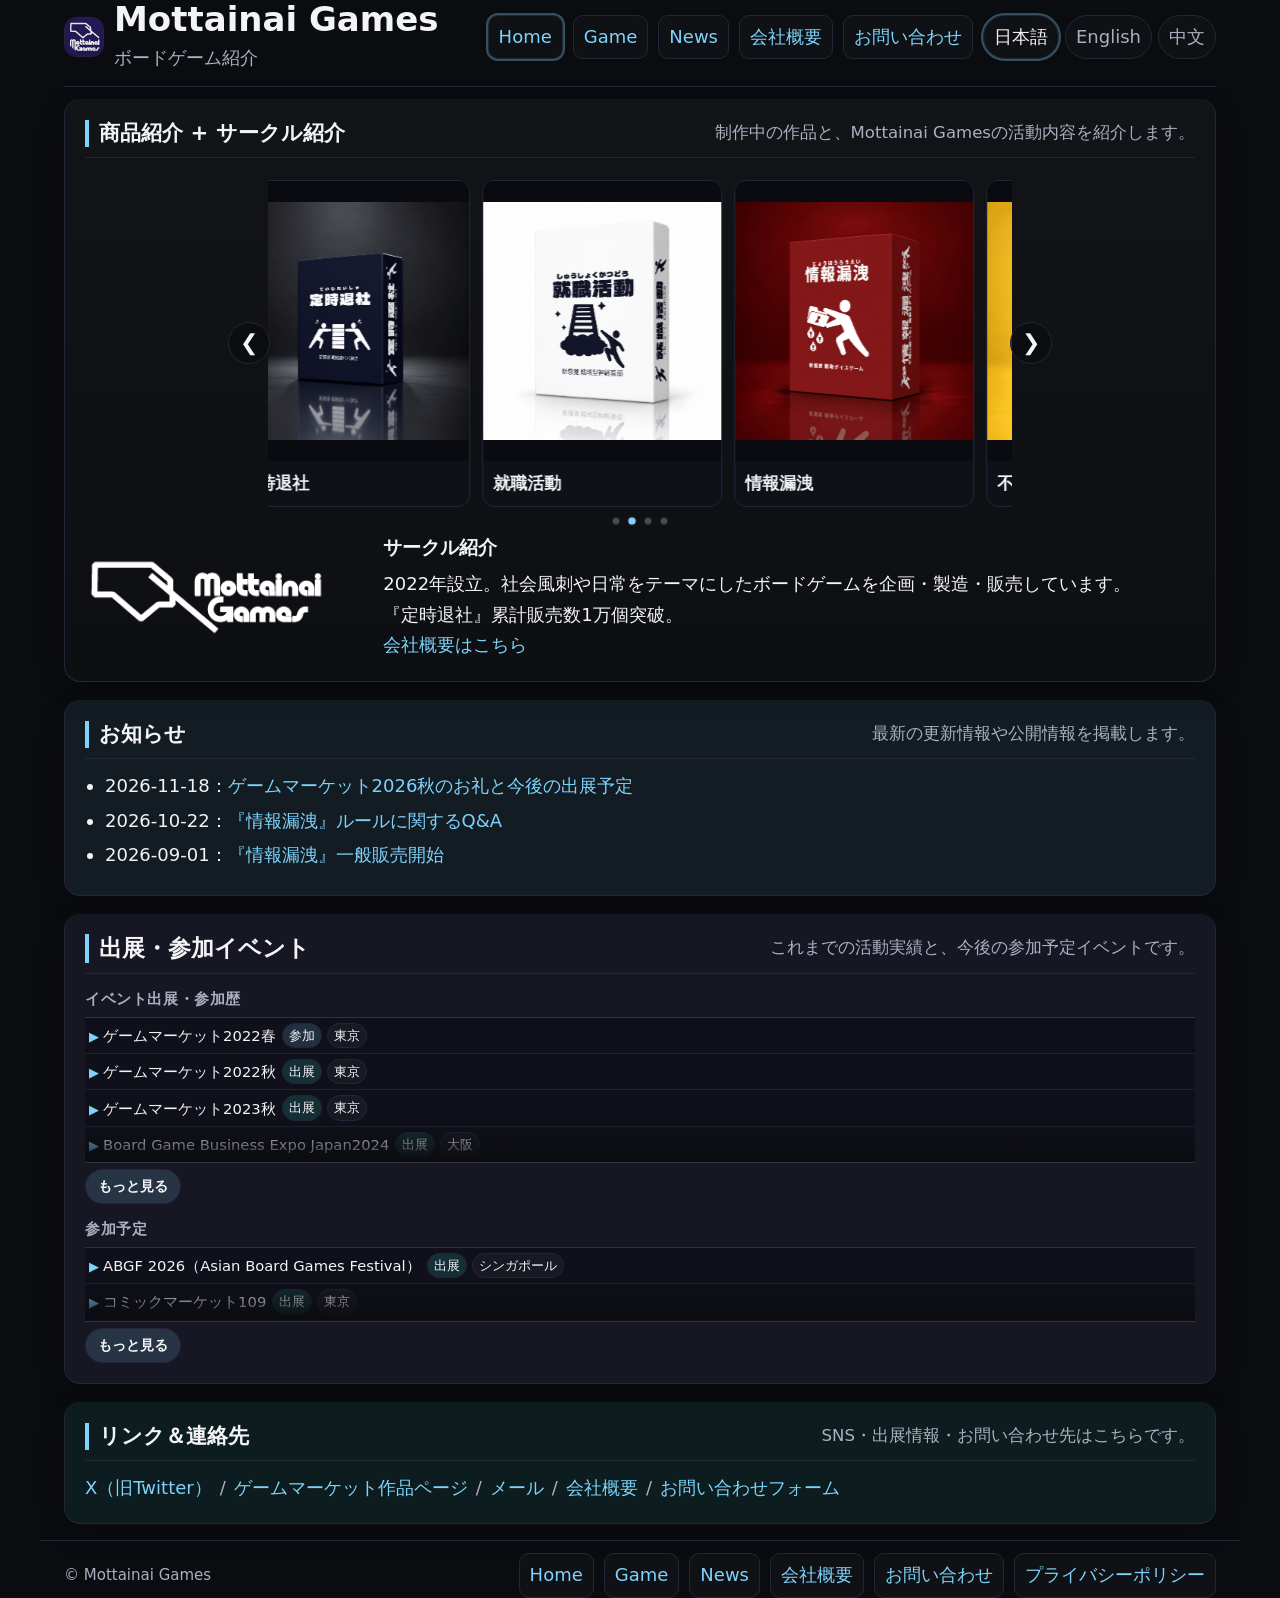
<file: index.html>
<!doctype html>
<html lang="ja">
<head>
  <meta charset="utf-8" />
  <meta name="viewport" content="width=device-width, initial-scale=1, viewport-fit=cover" />
  <link rel="stylesheet" href="assets/css/style.css?v=20260720a" />
  <link rel="stylesheet" href="assets/css/mobile.css?v=20260720a" media="only screen and (max-width: 768px)" />
  <link rel="icon" type="image/svg+xml" href="assets/images/ロゴ_260210_2.svg" />

  <title>Mottainai Games｜『定時退社』などのボードゲーム</title>
  <meta name="description" content="Mottainai Gamesは社会風刺や日常をテーマにしたボードゲームを企画・製造・販売しています。『定時退社』（累計販売数1万個突破）、『就職活動』、『情報漏洩』、『不労所得』を紹介します。" />
  <link rel="alternate" hreflang="ja" href="https://mottainaigames.com/" />
  <link rel="alternate" hreflang="en" href="https://mottainaigames.com/?lang=en" />
  <link rel="alternate" hreflang="zh-Hans" href="https://mottainaigames.com/?lang=zh" />
  <link rel="alternate" hreflang="x-default" href="https://mottainaigames.com/" />
  <meta property="og:type" content="website" />
  <meta property="og:site_name" content="Mottainai Games" />
  <meta property="og:title" content="Mottainai Games｜『定時退社』などのボードゲーム" />
  <meta property="og:description" content="Mottainai Gamesは社会風刺や日常をテーマにしたボードゲームを企画・製造・販売しています。『定時退社』（累計販売数1万個突破）、『就職活動』、『情報漏洩』、『不労所得』を紹介します。" />
  <meta property="og:url" content="https://mottainaigames.com/" />
  <meta property="og:image" content="https://mottainaigames.com/assets/images/ogp.png" />
  <meta property="og:image:width" content="1200" />
  <meta property="og:image:height" content="630" />
  <meta property="og:image:alt" content="Mottainai Gamesの社会風刺ボードゲーム『定時退社』『就職活動』『情報漏洩』『不労所得』のパッケージ" />
  <meta property="og:locale" content="ja_JP" />
  <meta property="og:locale:alternate" content="en_US" />
  <meta property="og:locale:alternate" content="zh_CN" />
  <meta name="twitter:card" content="summary_large_image" />
  <meta name="twitter:title" content="Mottainai Games｜『定時退社』などのボードゲーム" />
  <meta name="twitter:description" content="Mottainai Gamesは社会風刺や日常をテーマにしたボードゲームを企画・製造・販売しています。『定時退社』（累計販売数1万個突破）、『就職活動』、『情報漏洩』、『不労所得』を紹介します。" />
  <meta name="twitter:image" content="https://mottainaigames.com/assets/images/ogp.png" />
</head>
<body>
  <header class="siteHeader container">
    <div class="header">
      <a class="brand brandLink" href="index.html">
        <img class="logo" src="assets/images/ロゴ_260210_2.svg" data-i18n-alt="a11y.circleLogo" alt="サークルロゴ" />
        <div class="titleWrap">
          <h1 class="title" data-i18n="brand.title">Mottainai Games</h1>
          <p class="subtitle" data-i18n="brand.subtitle">ボードゲーム紹介</p>
        </div>
      </a>
      <button type="button" class="menuToggle" id="menuToggle" aria-expanded="false" aria-controls="headerPanel" data-i18n-aria-label="a11y.menuToggle" aria-label="メニュー">
        <span class="menuToggleBar" aria-hidden="true"></span>
        <span class="menuToggleBar" aria-hidden="true"></span>
        <span class="menuToggleBar" aria-hidden="true"></span>
      </button>
      <div id="headerPanel" class="headerRight">
        <nav class="nav" data-i18n-aria-label="a11y.nav" aria-label="ページ内ナビゲーション">
          <a href="index.html" aria-current="page" data-i18n="nav.home" data-keep-lang="true">Home</a>
          <a href="games.html" data-i18n="nav.game" data-keep-lang="true">Game</a>
          <a href="news.html" data-i18n="nav.news" data-keep-lang="true">News</a>
          <a href="about.html" data-i18n="nav.about" data-keep-lang="true">会社概要</a>
          <a href="contact.html" data-i18n="nav.contact" data-keep-lang="true">お問い合わせ</a>
        </nav>
        <nav class="langTabs" data-i18n-aria-label="a11y.langTabs" aria-label="言語切替">
          <a href="?lang=ja" data-lang="ja" data-i18n="lang.ja">日本語</a>
          <a href="?lang=en" data-lang="en" lang="en" data-i18n="lang.en">English</a>
          <a href="?lang=zh" data-lang="zh" lang="zh" data-i18n="lang.zh">中文</a>
        </nav>
      </div>
    </div>
  </header>

  <main class="container homeMain">
    <section id="productSection" class="homeSection section-product" data-i18n-aria-label="a11y.sectionProduct" aria-label="商品紹介とサークル紹介">
      <div class="sectionHead">
        <h2 data-i18n="product.heading">商品紹介 + サークル紹介</h2>
        <p class="sectionLead" data-i18n="product.lead">制作中の作品と、Mottainai Gamesの活動内容を紹介します。</p>
      </div>

      <section id="homeCarouselSection" class="homeCarouselSection" data-i18n-aria-label="a11y.carousel" aria-label="作品カルーセル">
        <div id="homeCarousel" class="homeCarousel">
          <button id="homeCarouselPrev" class="homeCarouselArrow" type="button" data-i18n-aria-label="a11y.carouselPrev" aria-label="前の作品">&#10094;</button>
          <div id="homeCarouselViewport" class="homeCarouselViewport">
            <div id="homeCarouselTrack" class="homeCarouselTrack"></div>
          </div>
          <button id="homeCarouselNext" class="homeCarouselArrow" type="button" data-i18n-aria-label="a11y.carouselNext" aria-label="次の作品">&#10095;</button>
        </div>
        <div id="homeCarouselDots" class="homeCarouselDots" data-i18n-aria-label="a11y.carouselDots" aria-label="表示中の作品"></div>
      </section>

      <section class="aboutHero" data-i18n-aria-label="a11y.aboutHero" aria-label="サークル紹介">
        <div class="aboutHeroMedia">
          <img class="aboutHeroLogo" src="assets/images/mottainai-logo-white.png" data-i18n-alt="a11y.heroLogo" alt="Mottainai Games ロゴ" />
        </div>
        <div class="aboutHeroText">
          <h3 data-i18n="intro.heading">サークル紹介</h3>
          <p data-i18n-html="intro.body">2022年に設立されたサークルです！<br />
          ボードゲームを製作しています！</p>
        </div>
      </section>
    </section>

    <section id="newsSection" class="homeSection section-news" data-i18n-aria-label="a11y.newsSection" aria-label="お知らせ">
      <div class="sectionHead">
        <h2 data-i18n="news.heading">お知らせ</h2>
        <p class="sectionLead" data-i18n="news.lead">最新の更新情報や公開情報を掲載します。</p>
      </div>
      <ul id="newsList" class="infoList"></ul>
    </section>

    <section id="eventsSection" class="homeSection section-events" data-i18n-aria-label="a11y.eventsSection" aria-label="出展・参加イベント">
      <div class="sectionHead">
        <h2 data-i18n="events.heading">出展・参加イベント</h2>
        <p class="sectionLead" data-i18n="events.lead">これまでの活動実績と、今後の参加予定イベントです。</p>
      </div>
      <div class="eventsBlock">
        <h3 class="eventsSubTitle" data-i18n="events.historyHeading">イベント出展・参加歴</h3>
        <ul id="eventsHistoryList" class="eventsList"></ul>
      </div>
      <div class="eventsBlock">
        <h3 class="eventsSubTitle" data-i18n="events.upcomingHeading">参加予定</h3>
        <ul id="eventsUpcomingList" class="eventsList"></ul>
      </div>
    </section>

    <section class="homeSection section-links" data-i18n-aria-label="a11y.linksSection" aria-label="リンクと連絡先">
      <div class="sectionHead">
        <h2 data-i18n="links.heading">リンク＆連絡先</h2>
        <p class="sectionLead" data-i18n="links.lead">SNS・出展情報・お問い合わせ先はこちらです。</p>
      </div>
      <p class="linkRow">
        <a href="https://x.com/MottainaiGames" target="_blank" rel="noopener noreferrer" data-i18n="links.x">X（旧Twitter）</a>
        <span class="linkSep">/</span>
        <a href="https://gamemarket.jp/booth/5921" target="_blank" rel="noopener noreferrer" data-i18n="links.gamemarket">ゲームマーケット作品ページ</a>
        <span class="linkSep">/</span>
        <a href="mailto:info@mottainaigames.com" data-i18n="links.mail">メール</a>
        <span class="linkSep">/</span>
        <a href="about.html" data-keep-lang="true" data-i18n="nav.about">会社概要</a>
        <span class="linkSep">/</span>
        <a href="contact.html" data-keep-lang="true" data-i18n="links.contact">お問い合わせフォーム</a>
      </p>
    </section>
  </main>

  <footer class="container footer">
    <div class="footerRow">
      <div class="brand">
        <small class="muted">© Mottainai Games</small>
      </div>
      <nav class="nav footerNav" data-i18n-aria-label="a11y.nav" aria-label="ページ内ナビゲーション">
        <a href="index.html" data-i18n="nav.home" data-keep-lang="true">Home</a>
        <a href="games.html" data-i18n="nav.game" data-keep-lang="true">Game</a>
        <a href="news.html" data-i18n="nav.news" data-keep-lang="true">News</a>
        <a href="about.html" data-i18n="nav.about" data-keep-lang="true">会社概要</a>
        <a href="contact.html" data-i18n="nav.contact" data-keep-lang="true">お問い合わせ</a>
        <a href="privacy.html" data-keep-lang="true" data-i18n="nav.privacy">プライバシーポリシー</a>
      </nav>
    </div>
  </footer>

  <script src="assets/js/site.js?v=20261016b"></script>
  <script>window.MG.renderHome();</script>
  <script src="assets/js/seo.js?v=20261118b" data-page="home"></script>
</body>
</html>
</file>
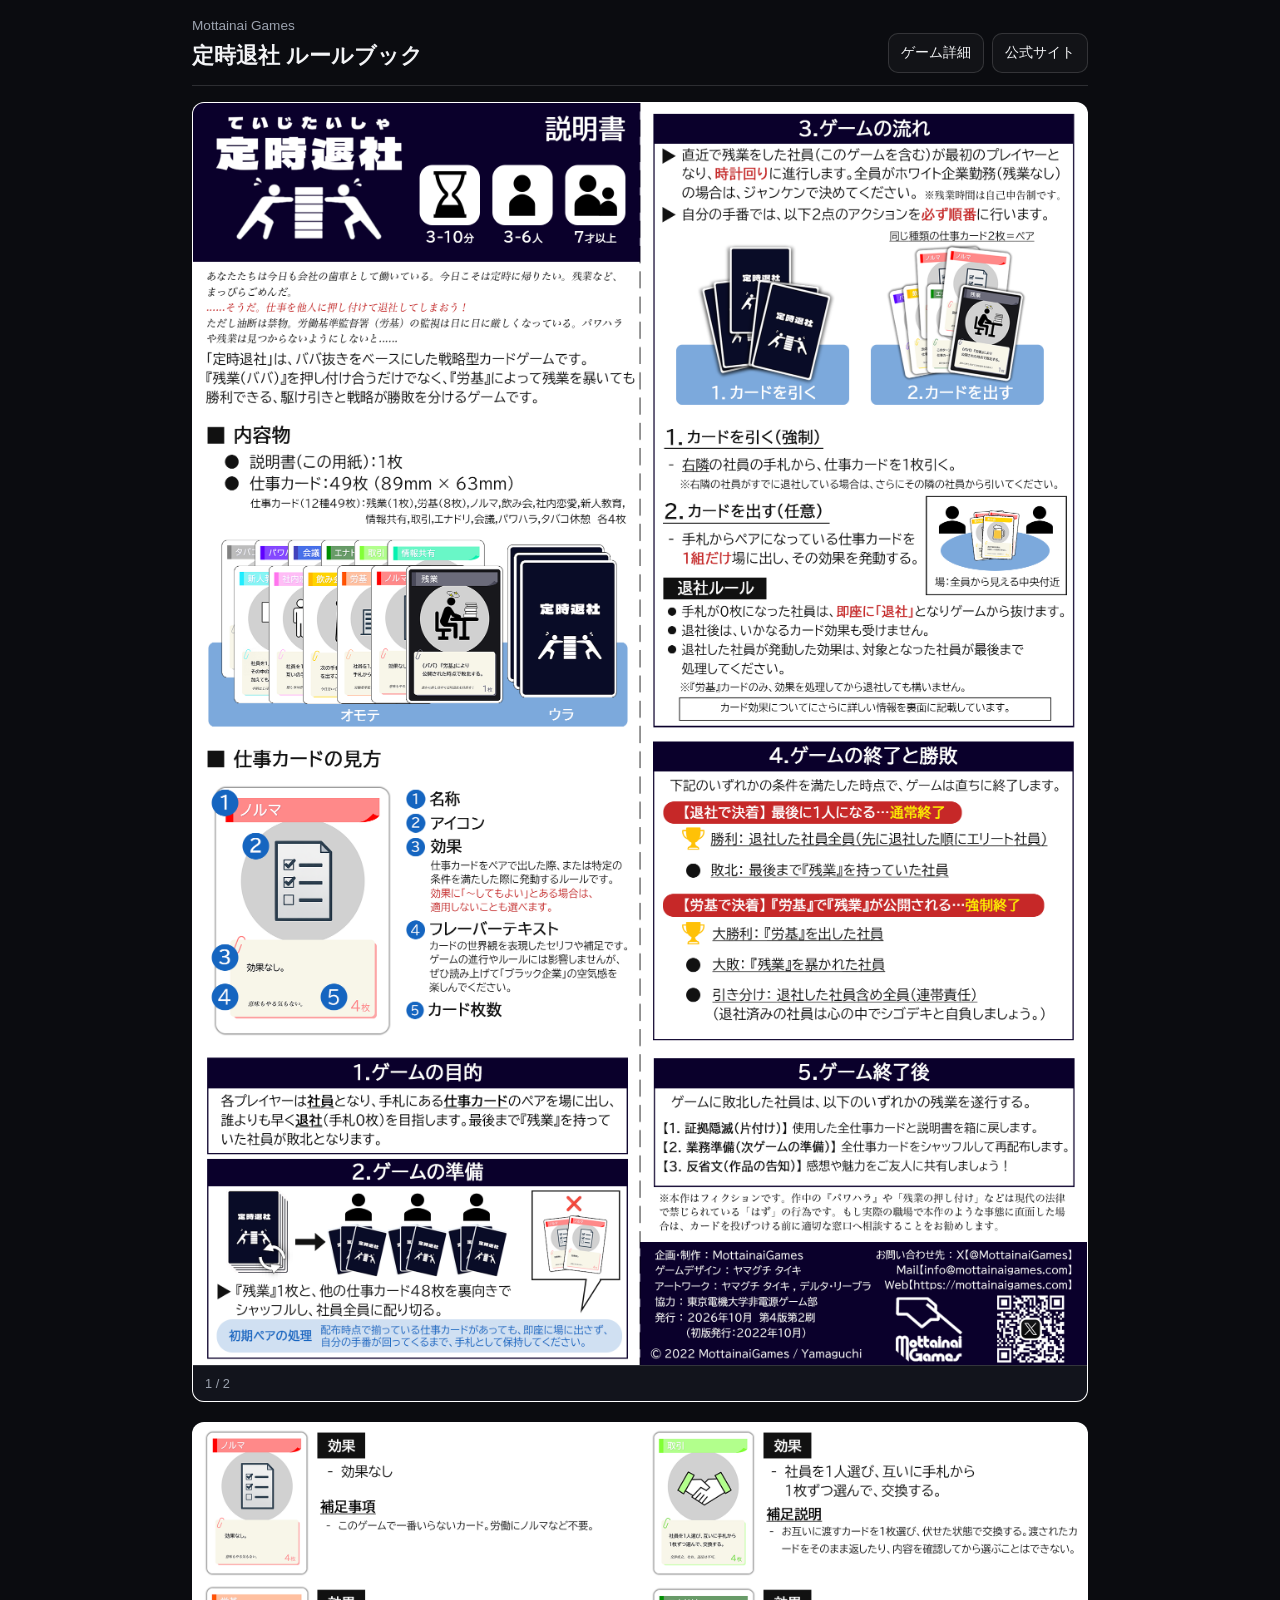
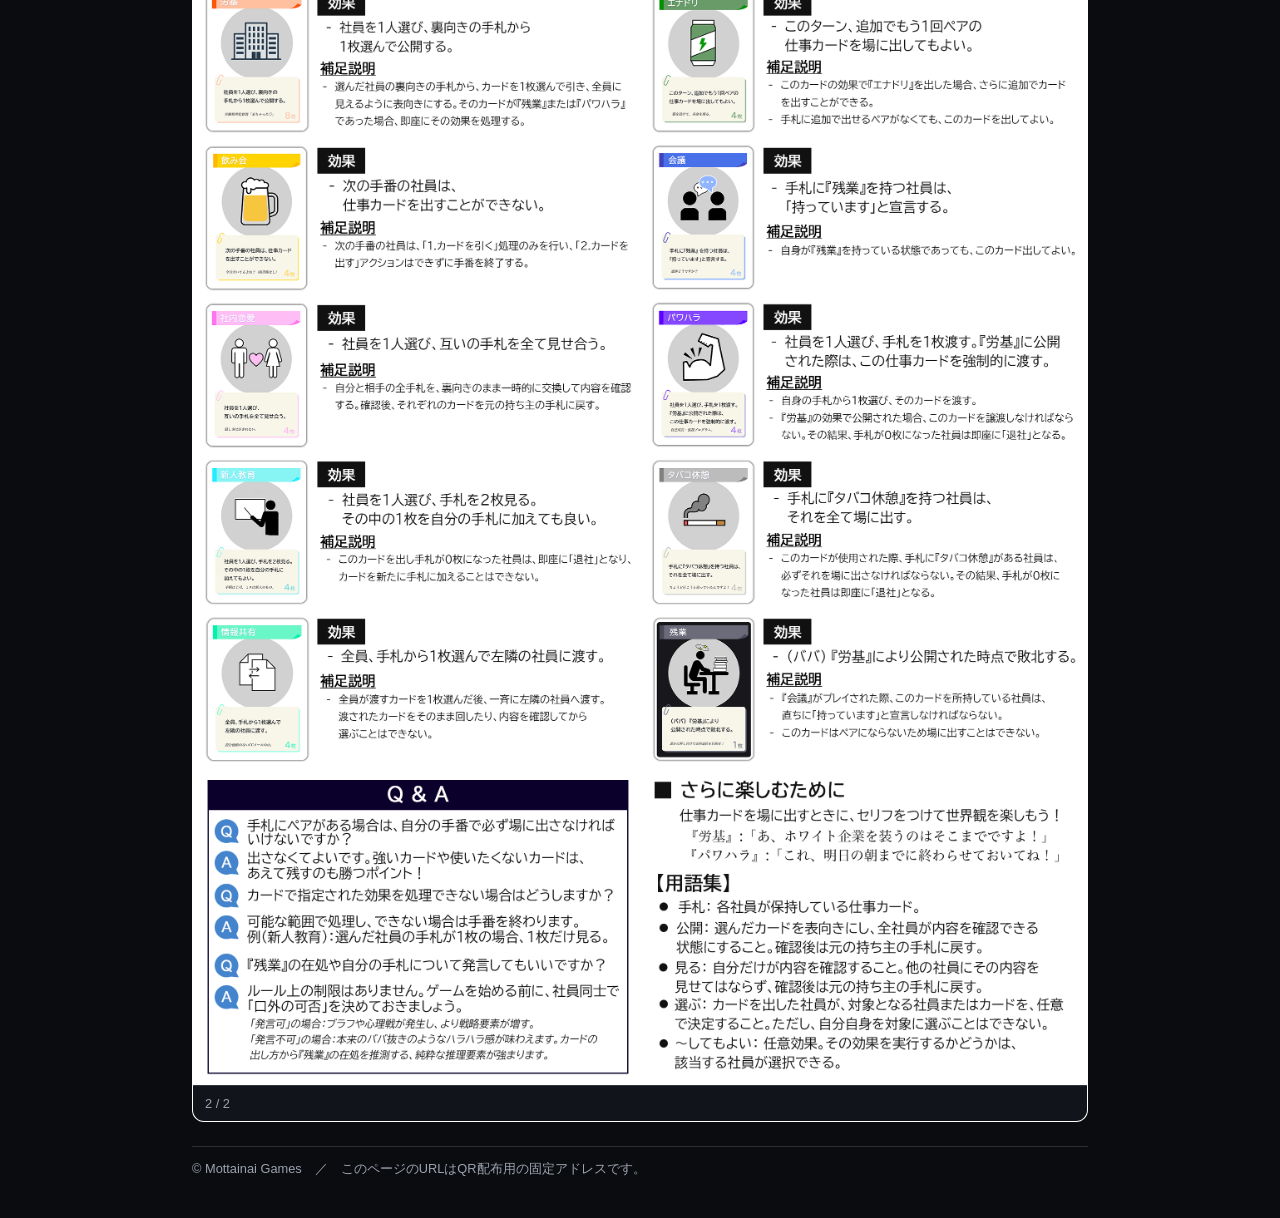
<file: r/teiji-taisha/index.html>
<!doctype html>
<html lang="ja">
<head>
  <meta charset="utf-8" />
  <meta name="viewport" content="width=device-width, initial-scale=1, viewport-fit=cover" />
  <title>定時退社 ルールブック | Mottainai Games</title>
  <meta name="description" content="ボードゲーム『定時退社』のルールブック（公式・固定URL）" />
  <meta name="robots" content="index,follow" />
  <link rel="canonical" href="https://mottainaigames.com/r/teiji-taisha/" />
  <meta property="og:type" content="article" />
  <meta property="og:site_name" content="Mottainai Games" />
  <meta property="og:title" content="定時退社 ルールブック | Mottainai Games" />
  <meta property="og:description" content="ボードゲーム『定時退社』のルールブック（公式・固定URL）" />
  <meta property="og:url" content="https://mottainaigames.com/r/teiji-taisha/" />
  <meta property="og:image" content="https://mottainaigames.com/assets/images/ogp.png" />
  <meta property="og:image:width" content="1200" />
  <meta property="og:image:height" content="630" />
  <meta property="og:image:alt" content="Mottainai Gamesの社会風刺ボードゲーム『定時退社』『就職活動』『情報漏洩』『不労所得』のパッケージ" />
  <meta property="og:locale" content="ja_JP" />
  <meta name="twitter:card" content="summary_large_image" />
  <meta name="twitter:image" content="https://mottainaigames.com/assets/images/ogp.png" />
  <!--
    固定公開URL（QR用・変更しない）:
    https://mottainaigames.com/r/teiji-taisha/
  -->
  <link rel="icon" type="image/svg+xml" href="../../assets/images/ロゴ_260210_2.svg" />
  <style>
    :root {
      color-scheme: light;
      --bg: #0b0c10;
      --text: #f3f4f6;
      --muted: #9ca3af;
      --line: rgba(255,255,255,0.14);
      --card: #12141c;
      --accent: #7dd3fc;
    }
    * { box-sizing: border-box; }
    body {
      margin: 0;
      font-family: "Hiragino Sans", "Hiragino Kaku Gothic ProN", "Noto Sans JP", sans-serif;
      background: var(--bg);
      color: var(--text);
      line-height: 1.5;
    }
    .wrap {
      max-width: 920px;
      margin: 0 auto;
      padding: 16px 12px 40px;
    }
    header {
      display: flex;
      flex-wrap: wrap;
      align-items: flex-end;
      justify-content: space-between;
      gap: 12px;
      padding-bottom: 12px;
      margin-bottom: 16px;
      border-bottom: 1px solid var(--line);
    }
    .brand {
      margin: 0;
      font-size: 0.85rem;
      color: var(--muted);
    }
    h1 {
      margin: 4px 0 0;
      font-size: 1.35rem;
    }
    .links {
      display: flex;
      flex-wrap: wrap;
      gap: 8px;
    }
    .links a {
      display: inline-block;
      padding: 8px 12px;
      border: 1px solid var(--line);
      border-radius: 10px;
      color: var(--text);
      text-decoration: none;
      background: rgba(255,255,255,0.03);
      font-size: 0.9rem;
    }
    .links a:hover {
      background: rgba(125,211,252,0.1);
      border-color: var(--accent);
    }
    .pages {
      display: flex;
      flex-direction: column;
      gap: 20px;
    }
    figure {
      margin: 0;
      border: 1px solid var(--line);
      border-radius: 12px;
      overflow: hidden;
      background: #fff;
    }
    figure img {
      display: block;
      width: 100%;
      height: auto;
    }
    figcaption {
      padding: 8px 12px;
      font-size: 0.8rem;
      color: var(--muted);
      background: var(--card);
      border-top: 1px solid var(--line);
    }
    footer {
      margin-top: 24px;
      padding-top: 12px;
      border-top: 1px solid var(--line);
      font-size: 0.8rem;
      color: var(--muted);
    }
  </style>
</head>
<body>
  <div class="wrap">
    <header>
      <div>
        <p class="brand">Mottainai Games</p>
        <h1>定時退社 ルールブック</h1>
      </div>
      <nav class="links" aria-label="関連リンク">
        <a href="../../game.html?id=game-1">ゲーム詳細</a>
        <a href="../../index.html">公式サイト</a>
      </nav>
    </header>

    <main class="pages" aria-label="ルールブック画像">
      <figure>
        <img src="1.png" alt="定時退社 ルールブック 1ページ目" width="2150" height="3035" />
        <figcaption>1 / 2</figcaption>
      </figure>
      <figure>
        <img src="2.png" alt="定時退社 ルールブック 2ページ目" width="2150" height="3035" />
        <figcaption>2 / 2</figcaption>
      </figure>
    </main>

    <footer>
      © Mottainai Games　／　このページのURLはQR配布用の固定アドレスです。
    </footer>
  </div>
</body>
</html>
</file>
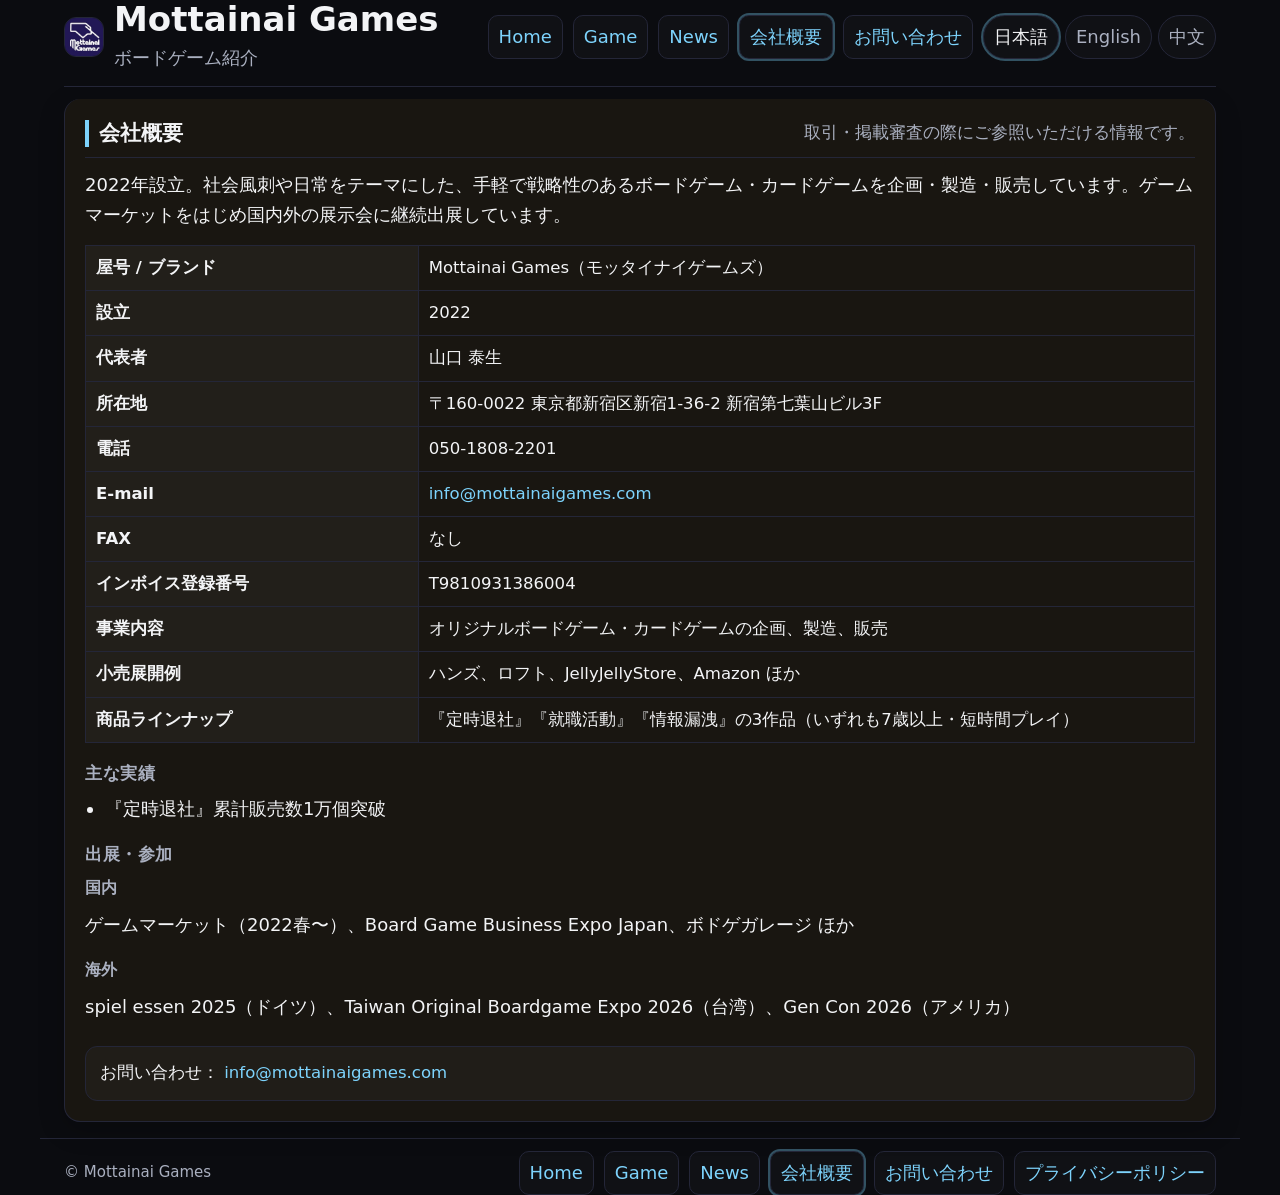
<file: about.html>
<!doctype html>
<html lang="ja">
<head>
  <meta charset="utf-8" />
  <meta name="viewport" content="width=device-width, initial-scale=1, viewport-fit=cover" />
  <link rel="stylesheet" href="assets/css/style.css?v=20261016b" />
  <link rel="stylesheet" href="assets/css/mobile.css?v=20261016b" media="only screen and (max-width: 768px)" />
  <link rel="icon" type="image/svg+xml" href="assets/images/ロゴ_260210_2.svg" />

  <title>会社概要｜Mottainai Games</title>
  <meta name="description" content="Mottainai Gamesの会社概要。事業内容・主な実績・販売チャネルなど、お取引先・取材向けの情報をまとめています。" />
  <link rel="alternate" hreflang="ja" href="https://mottainaigames.com/about" />
  <link rel="alternate" hreflang="en" href="https://mottainaigames.com/about?lang=en" />
  <link rel="alternate" hreflang="zh-Hans" href="https://mottainaigames.com/about?lang=zh" />
  <link rel="alternate" hreflang="x-default" href="https://mottainaigames.com/about" />
  <meta property="og:type" content="website" />
  <meta property="og:site_name" content="Mottainai Games" />
  <meta property="og:title" content="会社概要｜Mottainai Games" />
  <meta property="og:description" content="Mottainai Gamesの会社概要。事業内容・主な実績・販売チャネルなど、お取引先・取材向けの情報をまとめています。" />
  <meta property="og:url" content="https://mottainaigames.com/about" />
  <meta property="og:image" content="https://mottainaigames.com/assets/images/ogp.png" />
  <meta property="og:image:width" content="1200" />
  <meta property="og:image:height" content="630" />
  <meta property="og:image:alt" content="Mottainai Gamesの社会風刺ボードゲーム『定時退社』『就職活動』『情報漏洩』『不労所得』のパッケージ" />
  <meta property="og:locale" content="ja_JP" />
  <meta property="og:locale:alternate" content="en_US" />
  <meta property="og:locale:alternate" content="zh_CN" />
  <meta name="twitter:card" content="summary_large_image" />
  <meta name="twitter:title" content="会社概要｜Mottainai Games" />
  <meta name="twitter:description" content="Mottainai Gamesの会社概要。事業内容・主な実績・販売チャネルなど、お取引先・取材向けの情報をまとめています。" />
  <meta name="twitter:image" content="https://mottainaigames.com/assets/images/ogp.png" />
</head>
<body>
  <header class="siteHeader container">
    <div class="header">
      <a class="brand brandLink" href="index.html">
        <img class="logo" src="assets/images/ロゴ_260210_2.svg" data-i18n-alt="a11y.circleLogo" alt="サークルロゴ" />
        <div class="titleWrap">
          <h1 class="title" data-i18n="brand.title">Mottainai Games</h1>
          <p class="subtitle" data-i18n="brand.subtitle">ボードゲーム紹介</p>
        </div>
      </a>
      <button type="button" class="menuToggle" id="menuToggle" aria-expanded="false" aria-controls="headerPanel" data-i18n-aria-label="a11y.menuToggle" aria-label="メニュー">
        <span class="menuToggleBar" aria-hidden="true"></span>
        <span class="menuToggleBar" aria-hidden="true"></span>
        <span class="menuToggleBar" aria-hidden="true"></span>
      </button>
      <div id="headerPanel" class="headerRight">
        <nav class="nav" data-i18n-aria-label="a11y.nav" aria-label="ページ内ナビゲーション">
          <a href="index.html" data-keep-lang="true" data-i18n="nav.home">Home</a>
          <a href="games.html" data-keep-lang="true" data-i18n="nav.game">Game</a>
          <a href="news.html" data-keep-lang="true" data-i18n="nav.news">News</a>
          <a href="about.html" aria-current="page" data-keep-lang="true" data-i18n="nav.about">会社概要</a>
          <a href="contact.html" data-keep-lang="true" data-i18n="nav.contact">お問い合わせ</a>
        </nav>
        <nav class="langTabs" data-i18n-aria-label="a11y.langTabs" aria-label="言語切替">
          <a href="?lang=ja" data-lang="ja" data-i18n="lang.ja">日本語</a>
          <a href="?lang=en" data-lang="en" lang="en" data-i18n="lang.en">English</a>
          <a href="?lang=zh" data-lang="zh" lang="zh" data-i18n="lang.zh">中文</a>
        </nav>
      </div>
    </div>
  </header>

  <main class="container homeMain">
    <section class="homeSection section-about" data-i18n-aria-label="a11y.aboutPage" aria-label="会社概要">
      <div class="sectionHead">
        <h2 data-i18n="about.heading">会社概要</h2>
        <p class="sectionLead" data-i18n="about.lead">取引・掲載審査の際にご参照いただける情報です。</p>
      </div>

      <p id="aboutDescription" class="aboutDescription"></p>

      <div class="companyTableWrap">
        <table id="companyTable" class="companyTable"></table>
      </div>

      <h3 class="aboutSubTitle" data-i18n="about.achievementsHeading">主な実績</h3>
      <ul id="aboutAchievements" class="infoList"></ul>

      <h3 class="aboutSubTitle" data-i18n="about.eventsHeading">出展・参加</h3>
      <dl id="aboutEvents" class="aboutEventsList"></dl>

      <p class="aboutBizNote">
        <span data-i18n="about.bizNote">お問い合わせ：</span>
        <a id="aboutContactEmail" href="mailto:info@mottainaigames.com">info@mottainaigames.com</a>
      </p>
    </section>
  </main>

  <footer class="container footer">
    <div class="footerRow">
      <div class="brand">
        <small class="muted">© Mottainai Games</small>
      </div>
      <nav class="nav footerNav" data-i18n-aria-label="a11y.nav" aria-label="ページ内ナビゲーション">
        <a href="index.html" data-keep-lang="true" data-i18n="nav.home">Home</a>
        <a href="games.html" data-keep-lang="true" data-i18n="nav.game">Game</a>
        <a href="news.html" data-keep-lang="true" data-i18n="nav.news">News</a>
        <a href="about.html" aria-current="page" data-keep-lang="true" data-i18n="nav.about">会社概要</a>
        <a href="contact.html" data-keep-lang="true" data-i18n="nav.contact">お問い合わせ</a>
        <a href="privacy.html" data-keep-lang="true" data-i18n="nav.privacy">プライバシーポリシー</a>
      </nav>
    </div>
  </footer>

  <script src="assets/js/site.js?v=20261016b"></script>
  <script>window.MG.renderAboutPage();</script>
  <script src="assets/js/seo.js?v=20261118b" data-page="about"></script>
</body>
</html>
</file>
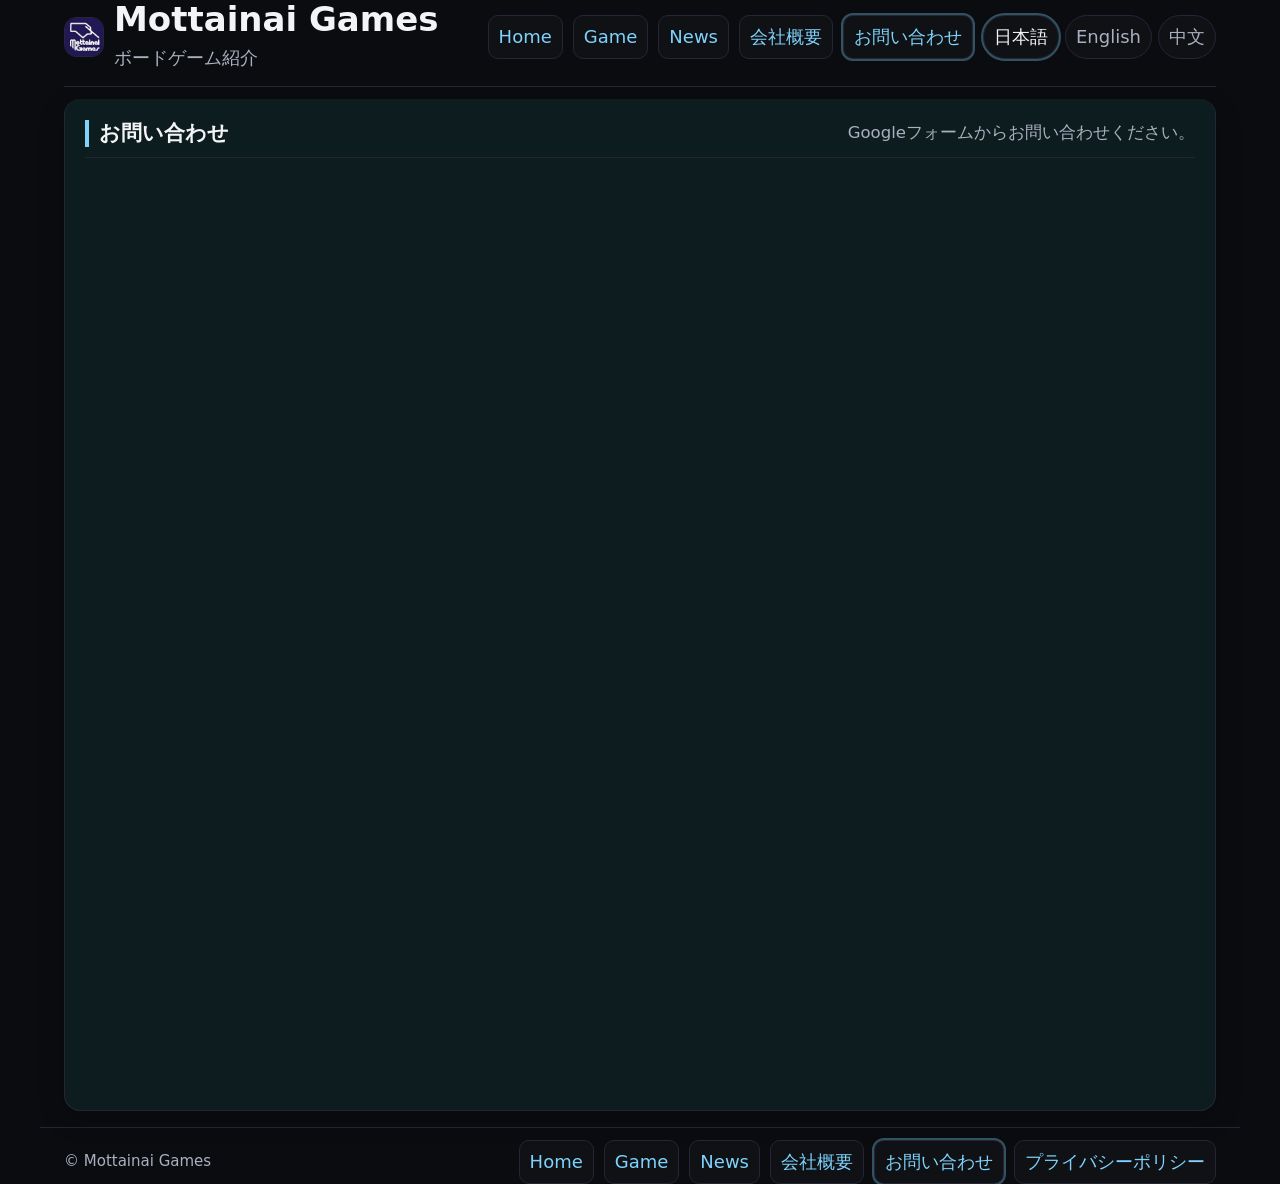
<file: contact.html>
<!doctype html>
<html lang="ja">
<head>
  <meta charset="utf-8" />
  <meta name="viewport" content="width=device-width, initial-scale=1, viewport-fit=cover" />
  <link rel="stylesheet" href="assets/css/style.css?v=20260720a" />
  <link rel="stylesheet" href="assets/css/mobile.css?v=20260720a" media="only screen and (max-width: 768px)" />
  <link rel="icon" type="image/svg+xml" href="assets/images/ロゴ_260210_2.svg" />

  <title>お問い合わせ｜Mottainai Games</title>
  <meta name="description" content="Mottainai Gamesへのお問い合わせはこちら。商品についてのご質問や、お取引・取材のご相談をフォームから受け付けています。" />
  <link rel="alternate" hreflang="ja" href="https://mottainaigames.com/contact" />
  <link rel="alternate" hreflang="en" href="https://mottainaigames.com/contact?lang=en" />
  <link rel="alternate" hreflang="zh-Hans" href="https://mottainaigames.com/contact?lang=zh" />
  <link rel="alternate" hreflang="x-default" href="https://mottainaigames.com/contact" />
  <meta property="og:type" content="website" />
  <meta property="og:site_name" content="Mottainai Games" />
  <meta property="og:title" content="お問い合わせ｜Mottainai Games" />
  <meta property="og:description" content="Mottainai Gamesへのお問い合わせはこちら。商品についてのご質問や、お取引・取材のご相談をフォームから受け付けています。" />
  <meta property="og:url" content="https://mottainaigames.com/contact" />
  <meta property="og:image" content="https://mottainaigames.com/assets/images/ogp.png" />
  <meta property="og:image:width" content="1200" />
  <meta property="og:image:height" content="630" />
  <meta property="og:image:alt" content="Mottainai Gamesの社会風刺ボードゲーム『定時退社』『就職活動』『情報漏洩』『不労所得』のパッケージ" />
  <meta property="og:locale" content="ja_JP" />
  <meta property="og:locale:alternate" content="en_US" />
  <meta property="og:locale:alternate" content="zh_CN" />
  <meta name="twitter:card" content="summary_large_image" />
  <meta name="twitter:title" content="お問い合わせ｜Mottainai Games" />
  <meta name="twitter:description" content="Mottainai Gamesへのお問い合わせはこちら。商品についてのご質問や、お取引・取材のご相談をフォームから受け付けています。" />
  <meta name="twitter:image" content="https://mottainaigames.com/assets/images/ogp.png" />
</head>
<body>
  <header class="siteHeader container">
    <div class="header">
      <a class="brand brandLink" href="index.html">
        <img class="logo" src="assets/images/ロゴ_260210_2.svg" data-i18n-alt="a11y.circleLogo" alt="サークルロゴ" />
        <div class="titleWrap">
          <h1 class="title" data-i18n="brand.title">Mottainai Games</h1>
          <p class="subtitle" data-i18n="brand.subtitle">ボードゲーム紹介</p>
        </div>
      </a>
      <button type="button" class="menuToggle" id="menuToggle" aria-expanded="false" aria-controls="headerPanel" data-i18n-aria-label="a11y.menuToggle" aria-label="メニュー">
        <span class="menuToggleBar" aria-hidden="true"></span>
        <span class="menuToggleBar" aria-hidden="true"></span>
        <span class="menuToggleBar" aria-hidden="true"></span>
      </button>
      <div id="headerPanel" class="headerRight">
        <nav class="nav" data-i18n-aria-label="a11y.nav" aria-label="ページ内ナビゲーション">
          <a href="index.html" data-keep-lang="true" data-i18n="nav.home">Home</a>
          <a href="games.html" data-keep-lang="true" data-i18n="nav.game">Game</a>
          <a href="news.html" data-keep-lang="true" data-i18n="nav.news">News</a>
          <a href="about.html" data-keep-lang="true" data-i18n="nav.about">会社概要</a>
          <a href="contact.html" aria-current="page" data-keep-lang="true" data-i18n="nav.contact">お問い合わせ</a>
        </nav>
        <nav class="langTabs" data-i18n-aria-label="a11y.langTabs" aria-label="言語切替">
          <a href="?lang=ja" data-lang="ja" data-i18n="lang.ja">日本語</a>
          <a href="?lang=en" data-lang="en" lang="en" data-i18n="lang.en">English</a>
          <a href="?lang=zh" data-lang="zh" lang="zh" data-i18n="lang.zh">中文</a>
        </nav>
      </div>
    </div>
  </header>

  <main class="container homeMain">
    <section class="homeSection section-links" aria-label="お問い合わせ">
      <div class="sectionHead">
        <h2 data-i18n="contact.heading">お問い合わせ</h2>
        <p class="sectionLead" data-i18n="contact.lead">Googleフォームからお問い合わせください。</p>
      </div>

      <!-- 運用: Googleフォーム → 送信 → <> → iframe の src をコピーし、assets/js/site.js の CONTACT_FORM_EMBED_URL に貼る -->
      <p id="contactEmbedMissing" class="muted small contactHint" data-i18n="contact.embedMissing">お問い合わせフォームの表示設定が未完了です。</p>

      <div class="googleFormWrap card">
        <iframe
          id="googleFormFrame"
          class="googleFormEmbed"
          hidden
          title="お問い合わせフォーム"
          data-i18n-title="contact.iframeTitle"
          loading="lazy"
          referrerpolicy="no-referrer-when-downgrade"
        ></iframe>
      </div>
    </section>
  </main>

  <footer class="container footer">
    <div class="footerRow">
      <div class="brand">
        <small class="muted">© Mottainai Games</small>
      </div>
      <nav class="nav footerNav" data-i18n-aria-label="a11y.nav" aria-label="ページ内ナビゲーション">
        <a href="index.html" data-keep-lang="true" data-i18n="nav.home">Home</a>
        <a href="games.html" data-keep-lang="true" data-i18n="nav.game">Game</a>
        <a href="news.html" data-keep-lang="true" data-i18n="nav.news">News</a>
        <a href="about.html" data-keep-lang="true" data-i18n="nav.about">会社概要</a>
        <a href="contact.html" aria-current="page" data-keep-lang="true" data-i18n="nav.contact">お問い合わせ</a>
        <a href="privacy.html" data-keep-lang="true" data-i18n="nav.privacy">プライバシーポリシー</a>
      </nav>
    </div>
  </footer>

  <script src="assets/js/site.js?v=20260720a"></script>
  <script>window.MG.renderContactPage();</script>
  <script src="assets/js/seo.js?v=20261118b" data-page="contact"></script>
</body>
</html>
</file>
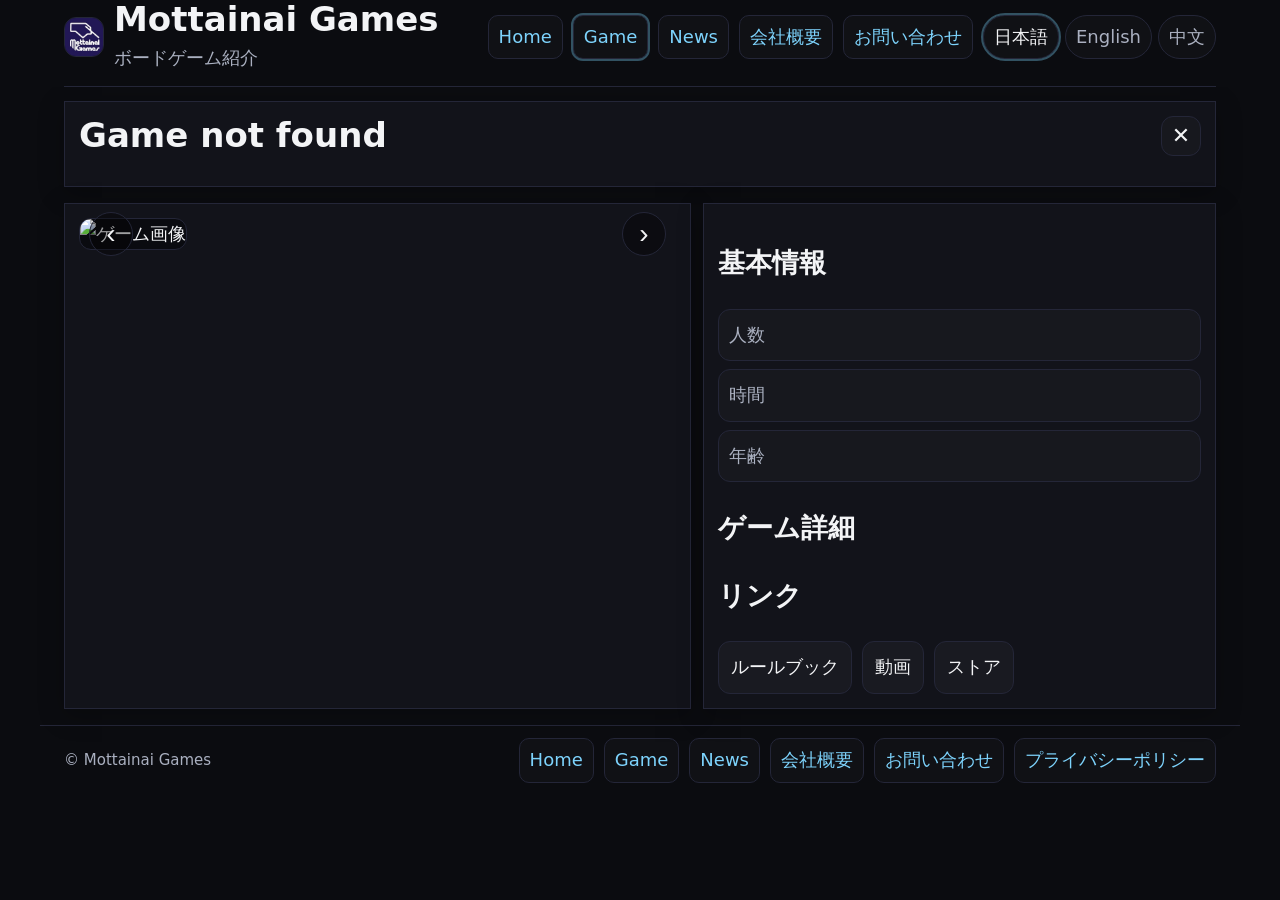
<file: game.html>
<!doctype html>
<html lang="ja">
<head>
  <meta charset="utf-8" />
  <meta name="viewport" content="width=device-width, initial-scale=1, viewport-fit=cover" />
  <link rel="stylesheet" href="assets/css/style.css?v=20261016c" />
  <link rel="stylesheet" href="assets/css/mobile.css?v=20261016c" media="only screen and (max-width: 768px)" />
  <link rel="icon" type="image/svg+xml" href="assets/images/ロゴ_260210_2.svg" />

  <title>ゲーム詳細｜Mottainai Games</title>
  <meta name="description" content="Mottainai Gamesのボードゲームの紹介ページ。ゲームの内容・プレイ人数・時間・購入先を掲載しています。" />
  <meta property="og:type" content="website" />
  <meta property="og:site_name" content="Mottainai Games" />
  <meta property="og:title" content="ゲーム詳細｜Mottainai Games" />
  <meta property="og:description" content="Mottainai Gamesのボードゲームの紹介ページ。ゲームの内容・プレイ人数・時間・購入先を掲載しています。" />
  <meta property="og:image" content="https://mottainaigames.com/assets/images/ogp.png" />
  <meta property="og:image:width" content="1200" />
  <meta property="og:image:height" content="630" />
  <meta property="og:image:alt" content="Mottainai Gamesの社会風刺ボードゲーム『定時退社』『就職活動』『情報漏洩』『不労所得』のパッケージ" />
  <meta property="og:locale" content="ja_JP" />
  <meta property="og:locale:alternate" content="en_US" />
  <meta property="og:locale:alternate" content="zh_CN" />
  <meta name="twitter:card" content="summary_large_image" />
  <meta name="twitter:title" content="ゲーム詳細｜Mottainai Games" />
  <meta name="twitter:description" content="Mottainai Gamesのボードゲームの紹介ページ。ゲームの内容・プレイ人数・時間・購入先を掲載しています。" />
  <meta name="twitter:image" content="https://mottainaigames.com/assets/images/ogp.png" />
</head>
<body>
  <header class="siteHeader container">
    <div class="header">
      <a class="brand brandLink" href="index.html">
        <img class="logo" src="assets/images/ロゴ_260210_2.svg" alt="サークルロゴ" />
        <div class="titleWrap">
          <h1 class="title" data-i18n="brand.title">Mottainai Games</h1>
          <p class="subtitle" data-i18n="brand.subtitle">ボードゲーム紹介</p>
        </div>
      </a>
      <button type="button" class="menuToggle" id="menuToggle" aria-expanded="false" aria-controls="headerPanel" data-i18n-aria-label="a11y.menuToggle" aria-label="メニュー">
        <span class="menuToggleBar" aria-hidden="true"></span>
        <span class="menuToggleBar" aria-hidden="true"></span>
        <span class="menuToggleBar" aria-hidden="true"></span>
      </button>
      <div id="headerPanel" class="headerRight">
        <nav class="nav" aria-label="ページ">
          <a href="index.html" data-keep-lang="true" data-i18n="nav.home">Home</a>
          <a href="games.html" aria-current="page" data-keep-lang="true" data-i18n="nav.game">Game</a>
          <a href="news.html" data-keep-lang="true" data-i18n="nav.news">News</a>
          <a href="about.html" data-keep-lang="true" data-i18n="nav.about">会社概要</a>
          <a href="contact.html" data-keep-lang="true" data-i18n="nav.contact">お問い合わせ</a>
        </nav>
        <nav class="langTabs" aria-label="言語切替">
          <a href="?lang=ja" data-lang="ja" data-i18n="lang.ja">日本語</a>
          <a href="?lang=en" data-lang="en" lang="en" data-i18n="lang.en">English</a>
          <a href="?lang=zh" data-lang="zh" lang="zh" data-i18n="lang.zh">中文</a>
        </nav>
      </div>
    </div>
  </header>

  <section class="container detailBar">
  <div class="card">
    <div class="detailBarTop">
      <h1 id="gameTitle" class="detailTitle">Loading...</h1>
      <a class="closeBtn closeRight" href="games.html" aria-label="ゲーム一覧に戻る" data-i18n-aria-label="game.backToListAria">✕</a>
    </div>
    <p id="gameCatch" class="muted small"></p>
  </div>
</section>

  <main class="container">
    <section class="twoCol">
      <div class="card">
        <div class="carousel">
          <button id="prevBtn" class="iconBtn" aria-label="前の画像" data-i18n-aria-label="game.prevImageAria">‹</button>
          <img id="mainImage" class="mainImage" alt="ゲーム画像" data-i18n-alt="game.mainImageAlt" />
          <button id="nextBtn" class="iconBtn" aria-label="次の画像" data-i18n-aria-label="game.nextImageAria">›</button>
        </div>
      </div>

      <div class="card">
        <h2 data-i18n="game.basicInfo">基本情報</h2>
        <dl class="meta">
          <div id="playersRow"><dt data-i18n="label.players">人数</dt><dd></dd></div>
          <div id="timeRow"><dt data-i18n="label.time">時間</dt><dd></dd></div>
          <div id="ageRow"><dt data-i18n="label.age">年齢</dt><dd></dd></div>
        </dl>

        <h2 data-i18n="game.descriptionHeading">ゲーム詳細</h2>
        <p id="description" class="muted"></p>

        <div id="channelsBlock" class="channelsBlock" hidden>
          <h2 data-i18n="game.channelsHeading">販売中</h2>
          <p id="channelsText" class="muted channelsText"></p>
        </div>

        <h2 data-i18n="game.linksHeading">リンク</h2>
        <div class="buttons" aria-label="リンク">
          <a id="rulesBtn" class="btn" hidden data-i18n="game.rules">ルールブック</a>
          <a id="videoBtn" class="btn" target="_blank" rel="noopener" data-i18n="game.video">動画</a>
          <a id="shopBtn" class="btn" target="_blank" rel="noopener" data-i18n="game.shop">ストア</a>
        </div>

      </div>
    </section>
  </main>

  <footer class="container footer">
    <div class="footerRow">
      <div class="brand">
        <small class="muted">© Mottainai Games</small>
      </div>
      <nav class="nav footerNav" aria-label="ページ">
        <a href="index.html" data-keep-lang="true" data-i18n="nav.home">Home</a>
        <a href="games.html" data-keep-lang="true" data-i18n="nav.game">Game</a>
        <a href="news.html" data-keep-lang="true" data-i18n="nav.news">News</a>
        <a href="about.html" data-keep-lang="true" data-i18n="nav.about">会社概要</a>
        <a href="contact.html" data-keep-lang="true" data-i18n="nav.contact">お問い合わせ</a>
        <a href="privacy.html" data-keep-lang="true" data-i18n="nav.privacy">プライバシーポリシー</a>
      </nav>
    </div>
  </footer>

  <script src="assets/js/site.js?v=20261016c"></script>
  <script>window.MG.renderGame();</script>
  <script src="assets/js/seo.js?v=20261118b" data-page="game"></script>
</body>
</html>
</file>
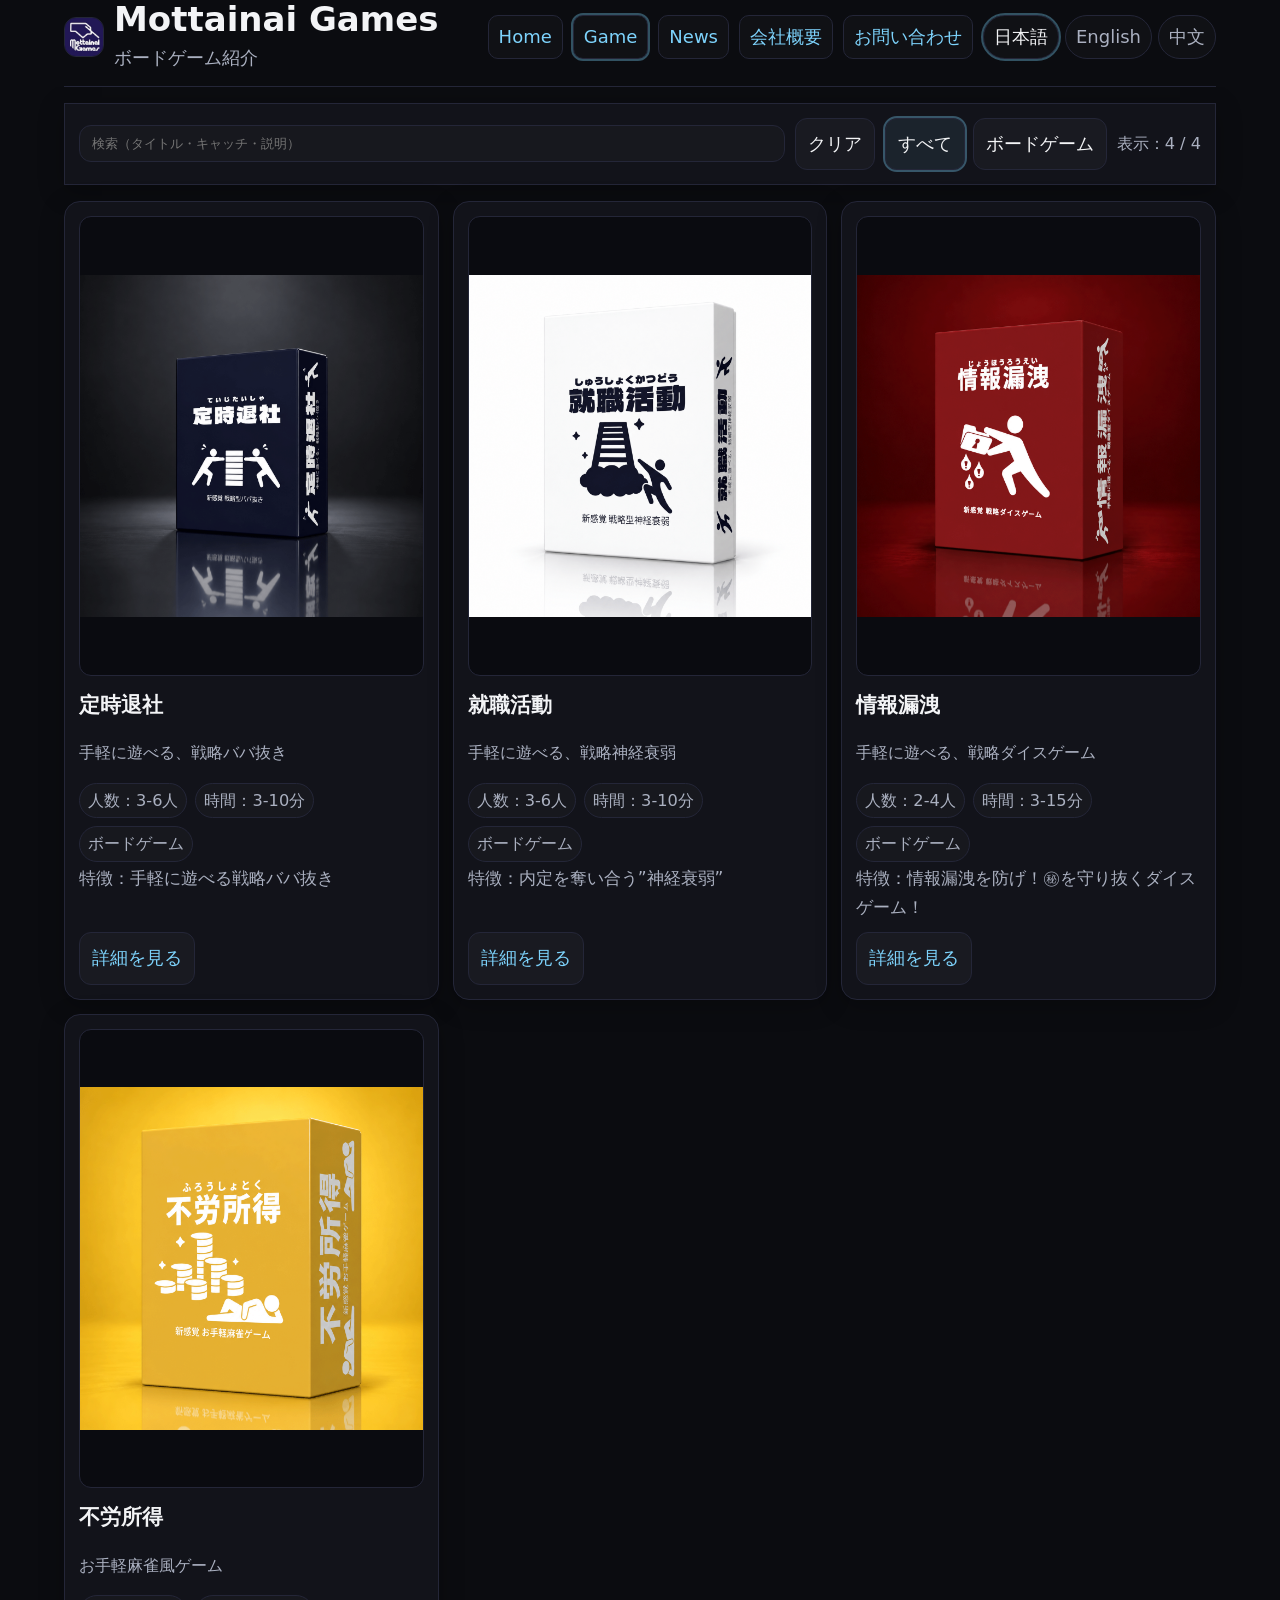
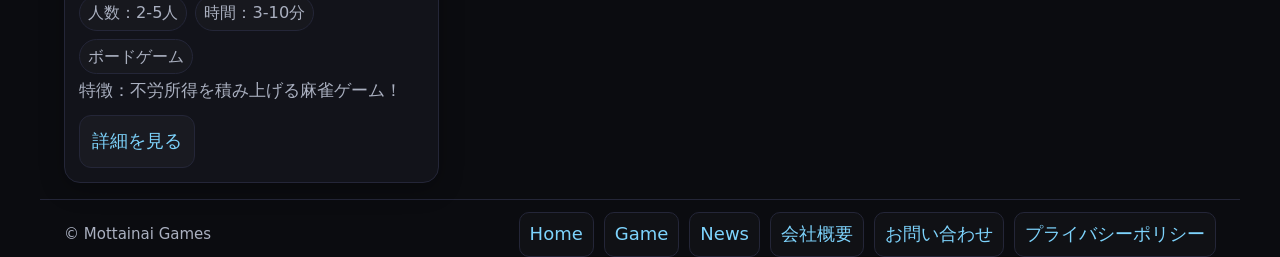
<file: games.html>
<!doctype html>
<html lang="ja">
<head>
  <meta charset="utf-8" />
  <meta name="viewport" content="width=device-width, initial-scale=1, viewport-fit=cover" />
  <link rel="stylesheet" href="assets/css/style.css?v=20260720a" />
  <link rel="stylesheet" href="assets/css/mobile.css?v=20260720a" media="only screen and (max-width: 768px)" />
  <link rel="icon" type="image/svg+xml" href="assets/images/ロゴ_260210_2.svg" />

  <title>ゲーム一覧｜Mottainai Games</title>
  <meta name="description" content="Mottainai Gamesのボードゲーム一覧。『定時退社』『就職活動』『情報漏洩』『不労所得』の内容・プレイ人数・時間・購入先を掲載しています。" />
  <link rel="alternate" hreflang="ja" href="https://mottainaigames.com/games" />
  <link rel="alternate" hreflang="en" href="https://mottainaigames.com/games?lang=en" />
  <link rel="alternate" hreflang="zh-Hans" href="https://mottainaigames.com/games?lang=zh" />
  <link rel="alternate" hreflang="x-default" href="https://mottainaigames.com/games" />
  <meta property="og:type" content="website" />
  <meta property="og:site_name" content="Mottainai Games" />
  <meta property="og:title" content="ゲーム一覧｜Mottainai Games" />
  <meta property="og:description" content="Mottainai Gamesのボードゲーム一覧。『定時退社』『就職活動』『情報漏洩』『不労所得』の内容・プレイ人数・時間・購入先を掲載しています。" />
  <meta property="og:url" content="https://mottainaigames.com/games" />
  <meta property="og:image" content="https://mottainaigames.com/assets/images/ogp.png" />
  <meta property="og:image:width" content="1200" />
  <meta property="og:image:height" content="630" />
  <meta property="og:image:alt" content="Mottainai Gamesの社会風刺ボードゲーム『定時退社』『就職活動』『情報漏洩』『不労所得』のパッケージ" />
  <meta property="og:locale" content="ja_JP" />
  <meta property="og:locale:alternate" content="en_US" />
  <meta property="og:locale:alternate" content="zh_CN" />
  <meta name="twitter:card" content="summary_large_image" />
  <meta name="twitter:title" content="ゲーム一覧｜Mottainai Games" />
  <meta name="twitter:description" content="Mottainai Gamesのボードゲーム一覧。『定時退社』『就職活動』『情報漏洩』『不労所得』の内容・プレイ人数・時間・購入先を掲載しています。" />
  <meta name="twitter:image" content="https://mottainaigames.com/assets/images/ogp.png" />
</head>
<body>
  <header class="siteHeader container">
    <div class="header">
      <a class="brand brandLink" href="index.html">
        <img class="logo" src="assets/images/ロゴ_260210_2.svg" alt="サークルロゴ" />
        <div class="titleWrap">
          <h1 class="title" data-i18n="brand.title">Mottainai Games</h1>
          <p class="subtitle" data-i18n="brand.subtitle">ボードゲーム紹介</p>
        </div>
      </a>
      <button type="button" class="menuToggle" id="menuToggle" aria-expanded="false" aria-controls="headerPanel" data-i18n-aria-label="a11y.menuToggle" aria-label="メニュー">
        <span class="menuToggleBar" aria-hidden="true"></span>
        <span class="menuToggleBar" aria-hidden="true"></span>
        <span class="menuToggleBar" aria-hidden="true"></span>
      </button>
      <div id="headerPanel" class="headerRight">
        <nav class="nav" aria-label="ページ">
          <a href="index.html" data-keep-lang="true" data-i18n="nav.home">Home</a>
          <a href="games.html" aria-current="page" data-keep-lang="true" data-i18n="nav.game">Game</a>
          <a href="news.html" data-keep-lang="true" data-i18n="nav.news">News</a>
          <a href="about.html" data-keep-lang="true" data-i18n="nav.about">会社概要</a>
          <a href="contact.html" data-keep-lang="true" data-i18n="nav.contact">お問い合わせ</a>
        </nav>
        <nav class="langTabs" aria-label="言語切替">
          <a href="?lang=ja" data-lang="ja" data-i18n="lang.ja">日本語</a>
          <a href="?lang=en" data-lang="en" lang="en" data-i18n="lang.en">English</a>
          <a href="?lang=zh" data-lang="zh" lang="zh" data-i18n="lang.zh">中文</a>
        </nav>
      </div>
    </div>
  </header>

  <main class="container">
    <section aria-label="ゲーム一覧">
      <div id="gameGrid" class="grid" role="list"></div>
    </section>
  </main>

  <footer class="container footer">
    <div class="footerRow">
      <div class="brand">
        <small class="muted">© Mottainai Games</small>
      </div>
      <nav class="nav footerNav" aria-label="ページ">
        <a href="index.html" data-keep-lang="true" data-i18n="nav.home">Home</a>
        <a href="games.html" data-keep-lang="true" data-i18n="nav.game">Game</a>
        <a href="news.html" data-keep-lang="true" data-i18n="nav.news">News</a>
        <a href="about.html" data-keep-lang="true" data-i18n="nav.about">会社概要</a>
        <a href="contact.html" data-keep-lang="true" data-i18n="nav.contact">お問い合わせ</a>
        <a href="privacy.html" data-keep-lang="true" data-i18n="nav.privacy">プライバシーポリシー</a>
      </nav>
    </div>
  </footer>

  <script src="assets/js/site.js?v=20260720a"></script>
  <script>window.MG.renderGamesList();</script>
  <script src="assets/js/seo.js?v=20261118b" data-page="games"></script>
</body>
</html>
</file>
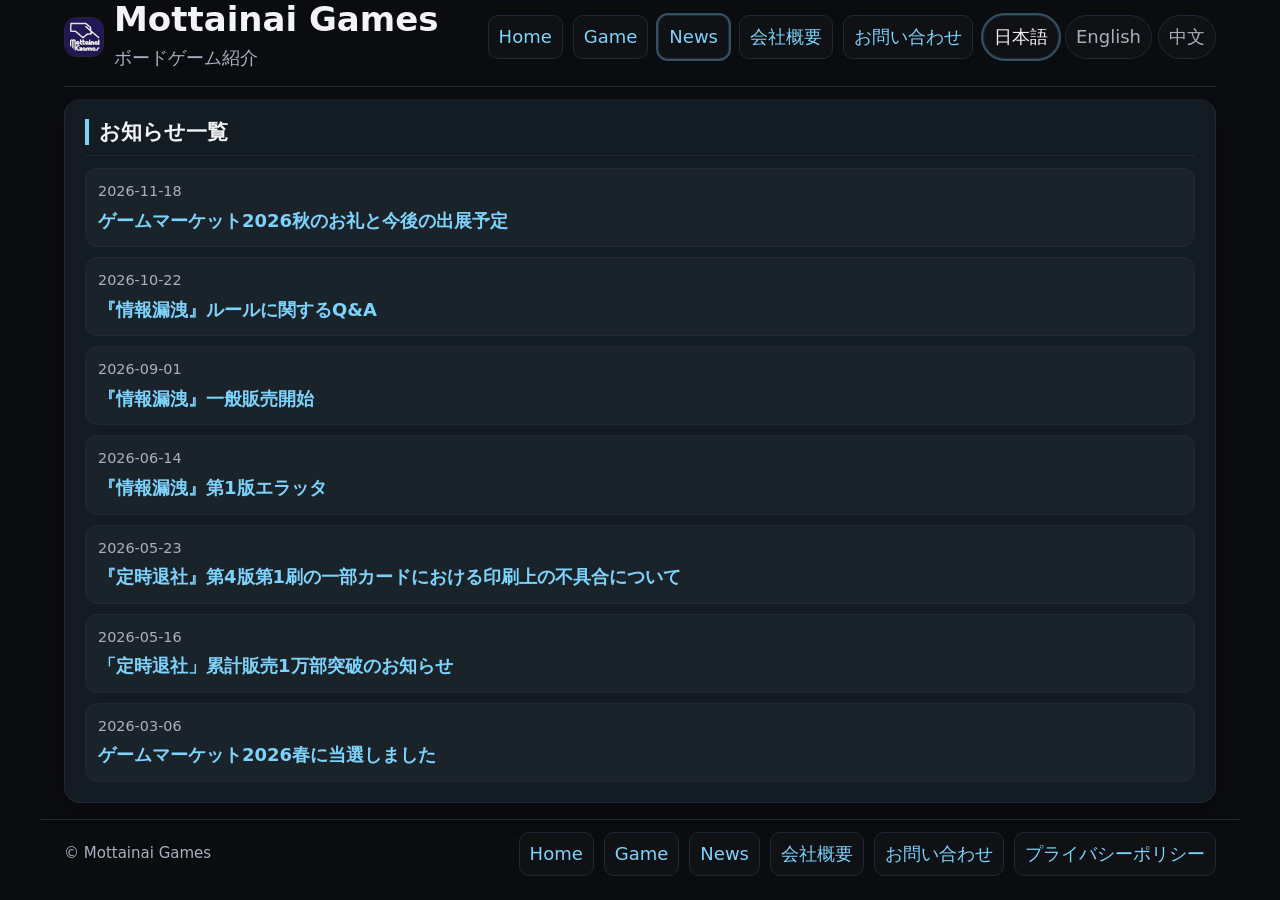
<file: news.html>
<!doctype html>
<html lang="ja">
<head>
  <meta charset="utf-8" />
  <meta name="viewport" content="width=device-width, initial-scale=1, viewport-fit=cover" />
  <link rel="stylesheet" href="assets/css/style.css?v=20260720a" />
  <link rel="stylesheet" href="assets/css/mobile.css?v=20260720a" media="only screen and (max-width: 768px)" />
  <link rel="icon" type="image/svg+xml" href="assets/images/ロゴ_260210_2.svg" />

  <title>お知らせ｜Mottainai Games</title>
  <meta name="description" content="Mottainai Gamesのお知らせ一覧。新作・販売開始、ゲームマーケットなどのイベント出展、エラッタの情報をお届けします。" />
  <link rel="alternate" hreflang="ja" href="https://mottainaigames.com/news" />
  <link rel="alternate" hreflang="en" href="https://mottainaigames.com/news?lang=en" />
  <link rel="alternate" hreflang="zh-Hans" href="https://mottainaigames.com/news?lang=zh" />
  <link rel="alternate" hreflang="x-default" href="https://mottainaigames.com/news" />
  <meta property="og:type" content="website" />
  <meta property="og:site_name" content="Mottainai Games" />
  <meta property="og:title" content="お知らせ｜Mottainai Games" />
  <meta property="og:description" content="Mottainai Gamesのお知らせ一覧。新作・販売開始、ゲームマーケットなどのイベント出展、エラッタの情報をお届けします。" />
  <meta property="og:url" content="https://mottainaigames.com/news" />
  <meta property="og:image" content="https://mottainaigames.com/assets/images/ogp.png" />
  <meta property="og:image:width" content="1200" />
  <meta property="og:image:height" content="630" />
  <meta property="og:image:alt" content="Mottainai Gamesの社会風刺ボードゲーム『定時退社』『就職活動』『情報漏洩』『不労所得』のパッケージ" />
  <meta property="og:locale" content="ja_JP" />
  <meta property="og:locale:alternate" content="en_US" />
  <meta property="og:locale:alternate" content="zh_CN" />
  <meta name="twitter:card" content="summary_large_image" />
  <meta name="twitter:title" content="お知らせ｜Mottainai Games" />
  <meta name="twitter:description" content="Mottainai Gamesのお知らせ一覧。新作・販売開始、ゲームマーケットなどのイベント出展、エラッタの情報をお届けします。" />
  <meta name="twitter:image" content="https://mottainaigames.com/assets/images/ogp.png" />
</head>
<body>
  <header class="siteHeader container">
    <div class="header">
      <a class="brand brandLink" href="index.html">
        <img class="logo" src="assets/images/ロゴ_260210_2.svg" alt="サークルロゴ" />
        <div class="titleWrap">
          <h1 class="title" data-i18n="brand.title">Mottainai Games</h1>
          <p class="subtitle" data-i18n="brand.subtitle">ボードゲーム紹介</p>
        </div>
      </a>
      <button type="button" class="menuToggle" id="menuToggle" aria-expanded="false" aria-controls="headerPanel" data-i18n-aria-label="a11y.menuToggle" aria-label="メニュー">
        <span class="menuToggleBar" aria-hidden="true"></span>
        <span class="menuToggleBar" aria-hidden="true"></span>
        <span class="menuToggleBar" aria-hidden="true"></span>
      </button>
      <div id="headerPanel" class="headerRight">
        <nav class="nav" aria-label="ページ">
          <a href="index.html" data-keep-lang="true" data-i18n="nav.home">Home</a>
          <a href="games.html" data-keep-lang="true" data-i18n="nav.game">Game</a>
          <a href="news.html" aria-current="page" data-keep-lang="true" data-i18n="nav.news">News</a>
          <a href="about.html" data-keep-lang="true" data-i18n="nav.about">会社概要</a>
          <a href="contact.html" data-keep-lang="true" data-i18n="nav.contact">お問い合わせ</a>
        </nav>
        <nav class="langTabs" aria-label="言語切替">
          <a href="?lang=ja" data-lang="ja" data-i18n="lang.ja">日本語</a>
          <a href="?lang=en" data-lang="en" lang="en" data-i18n="lang.en">English</a>
          <a href="?lang=zh" data-lang="zh" lang="zh" data-i18n="lang.zh">中文</a>
        </nav>
      </div>
    </div>
  </header>

  <main class="container homeMain">
    <section class="homeSection section-news" aria-label="お知らせ記事">
      <div class="sectionHead">
        <h2 data-i18n="news.listHeading">お知らせ一覧</h2>
      </div>
      <ul id="latestNewsList" class="newsCards"></ul>
    </section>
  </main>

  <footer class="container footer">
    <div class="footerRow">
      <div class="brand">
        <small class="muted">© Mottainai Games</small>
      </div>
      <nav class="nav footerNav" aria-label="ページ">
        <a href="index.html" data-keep-lang="true" data-i18n="nav.home">Home</a>
        <a href="games.html" data-keep-lang="true" data-i18n="nav.game">Game</a>
        <a href="news.html" data-keep-lang="true" data-i18n="nav.news">News</a>
        <a href="about.html" data-keep-lang="true" data-i18n="nav.about">会社概要</a>
        <a href="contact.html" data-keep-lang="true" data-i18n="nav.contact">お問い合わせ</a>
        <a href="privacy.html" data-keep-lang="true" data-i18n="nav.privacy">プライバシーポリシー</a>
      </nav>
    </div>
  </footer>

  <script src="assets/js/site.js?v=20260720a"></script>
  <script>window.MG.renderNewsPage();</script>
  <script src="assets/js/seo.js?v=20261118b" data-page="news"></script>
</body>
</html>
</file>
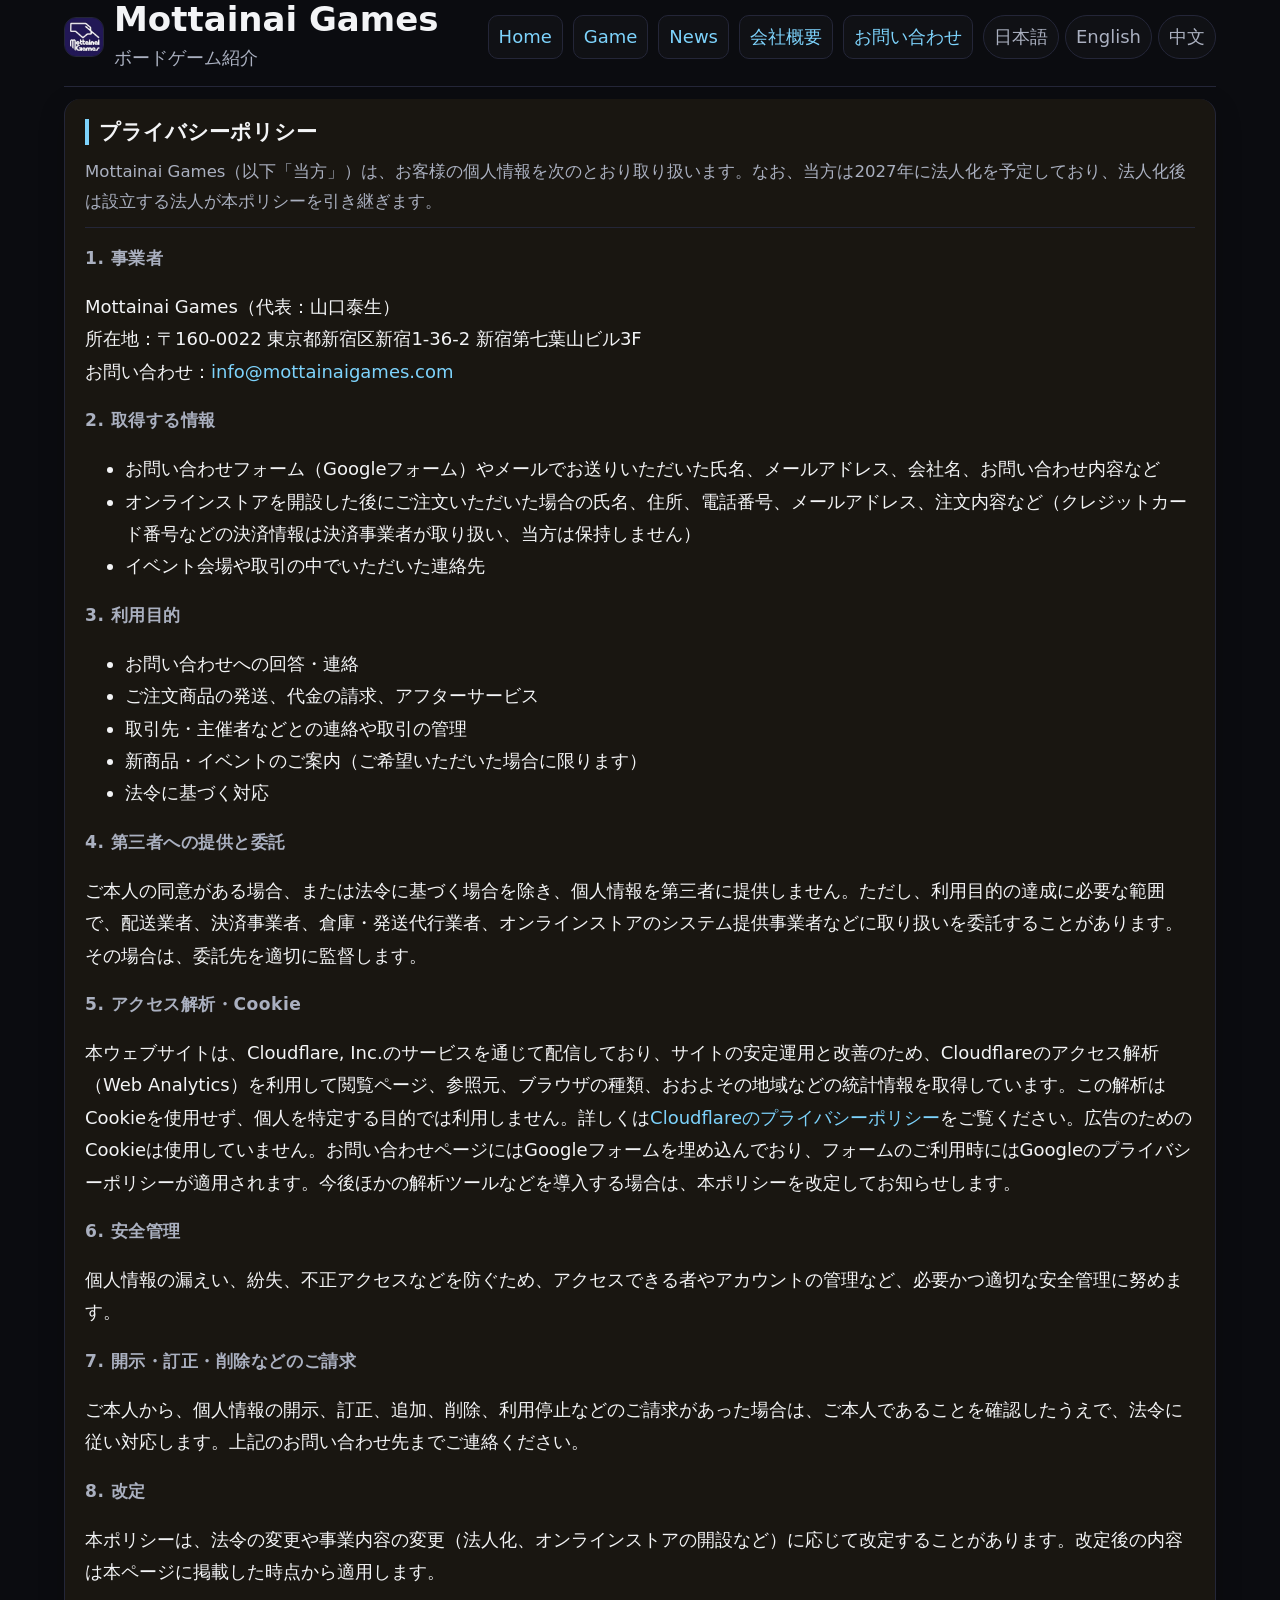
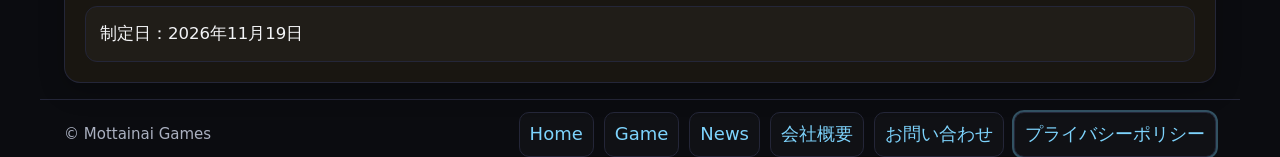
<file: privacy.html>
<!doctype html>
<html lang="ja">
<head>
  <meta charset="utf-8" />
  <meta name="viewport" content="width=device-width, initial-scale=1, viewport-fit=cover" />
  <link rel="stylesheet" href="assets/css/style.css?v=20261016b" />
  <link rel="stylesheet" href="assets/css/mobile.css?v=20261016b" media="only screen and (max-width: 768px)" />
  <link rel="icon" type="image/svg+xml" href="assets/images/ロゴ_260210_2.svg" />

  <title>Mottainai Games - プライバシーポリシー</title>
  <meta name="description" content="Mottainai Games のプライバシーポリシー（個人情報の取り扱い）" />
</head>
<body>
  <header class="siteHeader container">
    <div class="header">
      <a class="brand brandLink" href="index.html">
        <img class="logo" src="assets/images/ロゴ_260210_2.svg" data-i18n-alt="a11y.circleLogo" alt="サークルロゴ" />
        <div class="titleWrap">
          <h1 class="title" data-i18n="brand.title">Mottainai Games</h1>
          <p class="subtitle" data-i18n="brand.subtitle">ボードゲーム紹介</p>
        </div>
      </a>
      <button type="button" class="menuToggle" id="menuToggle" aria-expanded="false" aria-controls="headerPanel" data-i18n-aria-label="a11y.menuToggle" aria-label="メニュー">
        <span class="menuToggleBar" aria-hidden="true"></span>
        <span class="menuToggleBar" aria-hidden="true"></span>
        <span class="menuToggleBar" aria-hidden="true"></span>
      </button>
      <div id="headerPanel" class="headerRight">
        <nav class="nav" data-i18n-aria-label="a11y.nav" aria-label="ページ内ナビゲーション">
          <a href="index.html" data-keep-lang="true" data-i18n="nav.home">Home</a>
          <a href="games.html" data-keep-lang="true" data-i18n="nav.game">Game</a>
          <a href="news.html" data-keep-lang="true" data-i18n="nav.news">News</a>
          <a href="about.html" data-keep-lang="true" data-i18n="nav.about">会社概要</a>
          <a href="contact.html" data-keep-lang="true" data-i18n="nav.contact">お問い合わせ</a>
        </nav>
        <nav class="langTabs" data-i18n-aria-label="a11y.langTabs" aria-label="言語切替">
          <a href="?lang=ja" data-lang="ja" data-i18n="lang.ja">日本語</a>
          <a href="?lang=en" data-lang="en" lang="en" data-i18n="lang.en">English</a>
          <a href="?lang=zh" data-lang="zh" lang="zh" data-i18n="lang.zh">中文</a>
        </nav>
      </div>
    </div>
  </header>

  <main class="container homeMain">
    <section class="homeSection section-about privacyPolicy">
      <div data-lang-block="ja" lang="ja">
        <div class="sectionHead">
          <h2>プライバシーポリシー</h2>
          <p class="sectionLead">Mottainai Games（以下「当方」）は、お客様の個人情報を次のとおり取り扱います。なお、当方は2027年に法人化を予定しており、法人化後は設立する法人が本ポリシーを引き継ぎます。</p>
        </div>
        <h3 class="aboutSubTitle">1. 事業者</h3>
        <p>Mottainai Games（代表：山口泰生）<br>所在地：〒160-0022 東京都新宿区新宿1-36-2 新宿第七葉山ビル3F<br>お問い合わせ：<a href="mailto:info@mottainaigames.com">info@mottainaigames.com</a></p>
        <h3 class="aboutSubTitle">2. 取得する情報</h3>
        <ul><li>お問い合わせフォーム（Googleフォーム）やメールでお送りいただいた氏名、メールアドレス、会社名、お問い合わせ内容など</li><li>オンラインストアを開設した後にご注文いただいた場合の氏名、住所、電話番号、メールアドレス、注文内容など（クレジットカード番号などの決済情報は決済事業者が取り扱い、当方は保持しません）</li><li>イベント会場や取引の中でいただいた連絡先</li></ul>
        <h3 class="aboutSubTitle">3. 利用目的</h3>
        <ul><li>お問い合わせへの回答・連絡</li><li>ご注文商品の発送、代金の請求、アフターサービス</li><li>取引先・主催者などとの連絡や取引の管理</li><li>新商品・イベントのご案内（ご希望いただいた場合に限ります）</li><li>法令に基づく対応</li></ul>
        <h3 class="aboutSubTitle">4. 第三者への提供と委託</h3>
        <p>ご本人の同意がある場合、または法令に基づく場合を除き、個人情報を第三者に提供しません。ただし、利用目的の達成に必要な範囲で、配送業者、決済事業者、倉庫・発送代行業者、オンラインストアのシステム提供事業者などに取り扱いを委託することがあります。その場合は、委託先を適切に監督します。</p>
        <h3 class="aboutSubTitle">5. アクセス解析・Cookie</h3>
        <p>本ウェブサイトは、Cloudflare, Inc.のサービスを通じて配信しており、サイトの安定運用と改善のため、Cloudflareのアクセス解析（Web Analytics）を利用して閲覧ページ、参照元、ブラウザの種類、おおよその地域などの統計情報を取得しています。この解析はCookieを使用せず、個人を特定する目的では利用しません。詳しくは<a href="https://www.cloudflare.com/privacypolicy/" target="_blank" rel="noopener">Cloudflareのプライバシーポリシー</a>をご覧ください。広告のためのCookieは使用していません。お問い合わせページにはGoogleフォームを埋め込んでおり、フォームのご利用時にはGoogleのプライバシーポリシーが適用されます。今後ほかの解析ツールなどを導入する場合は、本ポリシーを改定してお知らせします。</p>
        <h3 class="aboutSubTitle">6. 安全管理</h3>
        <p>個人情報の漏えい、紛失、不正アクセスなどを防ぐため、アクセスできる者やアカウントの管理など、必要かつ適切な安全管理に努めます。</p>
        <h3 class="aboutSubTitle">7. 開示・訂正・削除などのご請求</h3>
        <p>ご本人から、個人情報の開示、訂正、追加、削除、利用停止などのご請求があった場合は、ご本人であることを確認したうえで、法令に従い対応します。上記のお問い合わせ先までご連絡ください。</p>
        <h3 class="aboutSubTitle">8. 改定</h3>
        <p>本ポリシーは、法令の変更や事業内容の変更（法人化、オンラインストアの開設など）に応じて改定することがあります。改定後の内容は本ページに掲載した時点から適用します。</p>
        <p class="aboutBizNote">制定日：2026年11月19日</p>
      </div>
      <div data-lang-block="en" lang="en" hidden>
        <div class="sectionHead">
          <h2>Privacy Policy</h2>
          <p class="sectionLead">Mottainai Games ("we" or "us") handles personal information as described below. We plan to incorporate in 2027; after incorporation, the new company will take over this policy.</p>
        </div>
        <h3 class="aboutSubTitle">1. Business operator</h3>
        <p>Mottainai Games (Representative: Taiki Yamaguchi)<br>Address: Shinjuku Dai7 Hayama Bldg 3F, 1-36-2 Shinjuku, Shinjuku-ku, Tokyo 160-0022, Japan<br>Contact: <a href="mailto:info@mottainaigames.com">info@mottainaigames.com</a></p>
        <h3 class="aboutSubTitle">2. Information we collect</h3>
        <ul><li>Information you send through our contact form (Google Forms) or by email, such as your name, email address, company name and the content of your inquiry</li><li>After we open an online store, information needed for orders, such as your name, address, phone number, email address and order details (payment card information is handled by the payment provider and is not stored by us)</li><li>Contact details provided at events or in the course of business</li></ul>
        <h3 class="aboutSubTitle">3. How we use information</h3>
        <ul><li>To respond to inquiries</li><li>To ship orders, process payments and provide after-sales support</li><li>To communicate with and manage dealings with business partners and event organizers</li><li>To send information about new products and events (only if you request it)</li><li>To comply with legal obligations</li></ul>
        <h3 class="aboutSubTitle">4. Sharing and outsourcing</h3>
        <p>We do not provide personal information to third parties except with your consent or as required by law. We may entrust handling to service providers such as shipping carriers, payment providers, warehouse and fulfillment providers, and online store platform providers, only to the extent needed for the purposes above, and we supervise them appropriately.</p>
        <h3 class="aboutSubTitle">5. Analytics and cookies</h3>
        <p>This website is delivered through Cloudflare, Inc. To keep the site stable and improve it, we use Cloudflare Web Analytics to collect statistics such as pages viewed, referrers, browser types and approximate regions. This analytics does not use cookies and is not used to identify individuals. See <a href="https://www.cloudflare.com/privacypolicy/" target="_blank" rel="noopener">Cloudflare's privacy policy</a> for details. We do not use advertising cookies. Our contact page embeds a Google Form, and Google's privacy policy applies when you use the form. If we introduce other tools in the future, we will update this policy.</p>
        <h3 class="aboutSubTitle">6. Security</h3>
        <p>We take necessary and appropriate measures, such as restricting access and managing accounts, to help prevent leakage, loss or unauthorized access to personal information.</p>
        <h3 class="aboutSubTitle">7. Requests for disclosure, correction or deletion</h3>
        <p>If you request disclosure, correction, addition, deletion or suspension of use of your personal information, we will respond in accordance with applicable law after verifying your identity. Please contact us at the address above.</p>
        <h3 class="aboutSubTitle">8. Changes to this policy</h3>
        <p>We may revise this policy in response to changes in laws or our business (such as incorporation or opening an online store). Revised versions take effect when posted on this page.</p>
        <p class="aboutBizNote">Effective date: November 19, 2026</p>
      </div>
      <div data-lang-block="zh" lang="zh" hidden>
        <div class="sectionHead">
          <h2>隐私政策</h2>
          <p class="sectionLead">Mottainai Games（以下简称“我们”）按以下方式处理个人信息。我们计划于2027年成立法人，成立后由该法人继承本政策。</p>
        </div>
        <h3 class="aboutSubTitle">1. 经营者</h3>
        <p>Mottainai Games（代表：山口泰生）<br>地址：〒160-0022 日本东京都新宿区新宿1-36-2 新宿第七叶山大厦3F<br>联系方式：<a href="mailto:info@mottainaigames.com">info@mottainaigames.com</a></p>
        <h3 class="aboutSubTitle">2. 收集的信息</h3>
        <ul><li>您通过咨询表单（Google表单）或电子邮件提供的姓名、电子邮件地址、公司名称、咨询内容等</li><li>开设网店后，您下单时提供的姓名、地址、电话号码、电子邮件地址、订单内容等（信用卡等支付信息由支付服务商处理，我们不保存）</li><li>在展会或业务往来中获得的联系方式</li></ul>
        <h3 class="aboutSubTitle">3. 使用目的</h3>
        <ul><li>回复咨询与联系</li><li>商品发货、收款及售后服务</li><li>与合作伙伴、主办方的联络及交易管理</li><li>新商品、活动的通知（仅限您希望接收时）</li><li>依法应对</li></ul>
        <h3 class="aboutSubTitle">4. 向第三方提供及委托</h3>
        <p>除获得您本人同意或法律规定的情况外，我们不会向第三方提供个人信息。但为实现使用目的，我们可能在必要范围内委托物流公司、支付服务商、仓储及发货代理、网店系统提供商等处理，并对其进行适当监督。</p>
        <h3 class="aboutSubTitle">5. 访问分析与Cookie</h3>
        <p>本网站通过Cloudflare, Inc.的服务提供。为保持网站稳定运行并加以改进，我们使用Cloudflare的访问分析（Web Analytics）收集浏览页面、来源网站、浏览器类型、大致地区等统计信息。该分析不使用Cookie，也不用于识别个人。详情请参阅<a href="https://www.cloudflare.com/privacypolicy/" target="_blank" rel="noopener">Cloudflare的隐私政策</a>。我们不使用广告用Cookie。咨询页面嵌入了Google表单，使用表单时适用Google的隐私政策。今后如引入其他工具，我们将修订本政策。</p>
        <h3 class="aboutSubTitle">6. 安全管理</h3>
        <p>为防止个人信息泄露、丢失或未经授权的访问，我们将努力采取限制访问权限、管理账户等必要且适当的安全措施。</p>
        <h3 class="aboutSubTitle">7. 披露、更正、删除等请求</h3>
        <p>如您本人请求披露、更正、补充、删除或停止使用个人信息，我们将在确认您的身份后依法处理。请通过上述联系方式与我们联系。</p>
        <h3 class="aboutSubTitle">8. 修订</h3>
        <p>我们可能根据法律或业务变化（如成立法人、开设网店等）修订本政策。修订后的内容自在本页面公布时起生效。</p>
        <p class="aboutBizNote">制定日期：2026年11月19日</p>
      </div>
    </section>
  </main>

  <footer class="container footer">
    <div class="footerRow">
      <div class="brand">
        <small class="muted">© Mottainai Games</small>
      </div>
      <nav class="nav footerNav" data-i18n-aria-label="a11y.nav" aria-label="ページ内ナビゲーション">
        <a href="index.html" data-keep-lang="true" data-i18n="nav.home">Home</a>
        <a href="games.html" data-keep-lang="true" data-i18n="nav.game">Game</a>
        <a href="news.html" data-keep-lang="true" data-i18n="nav.news">News</a>
        <a href="about.html" data-keep-lang="true" data-i18n="nav.about">会社概要</a>
        <a href="contact.html" data-keep-lang="true" data-i18n="nav.contact">お問い合わせ</a>
        <a href="privacy.html" aria-current="page" data-keep-lang="true" data-i18n="nav.privacy">プライバシーポリシー</a>
      </nav>
    </div>
  </footer>

  <script src="assets/js/site.js?v=20261119"></script>
  <script>window.MG.renderPrivacyPage();</script>
</body>
</html>
</file>
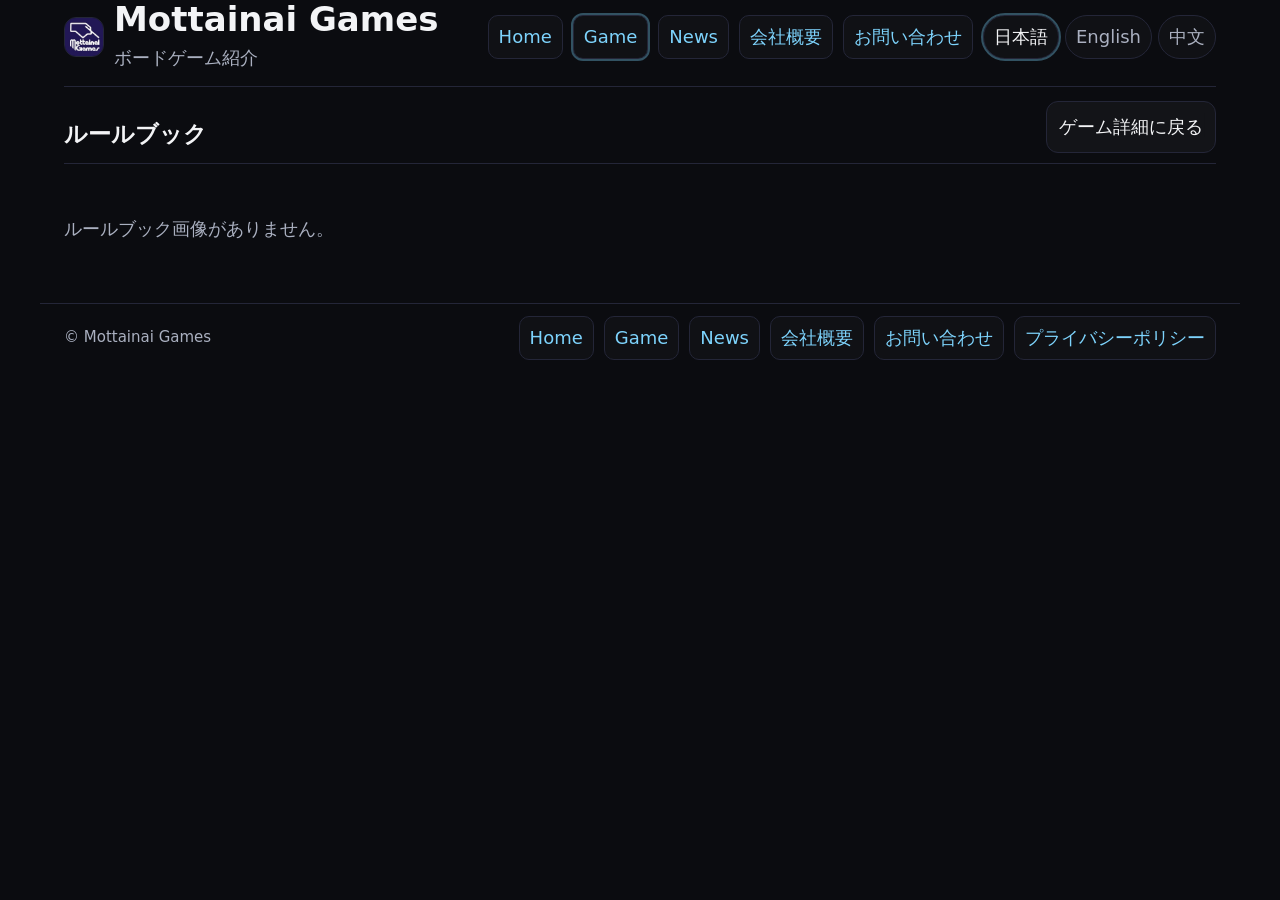
<file: rulebook.html>
<!doctype html>
<html lang="ja">
<head>
  <meta charset="utf-8" />
  <meta name="viewport" content="width=device-width, initial-scale=1, viewport-fit=cover" />
  <link rel="stylesheet" href="assets/css/style.css?v=20261016c" />
  <link rel="stylesheet" href="assets/css/mobile.css?v=20261016c" media="only screen and (max-width: 768px)" />
  <link rel="icon" type="image/svg+xml" href="assets/images/ロゴ_260210_2.svg" />

  <title>ルールブック｜Mottainai Games</title>
  <meta name="description" content="Mottainai Gamesのボードゲームの公式ルールブック。" />
  <meta property="og:type" content="website" />
  <meta property="og:site_name" content="Mottainai Games" />
  <meta property="og:title" content="ルールブック｜Mottainai Games" />
  <meta property="og:description" content="Mottainai Gamesのボードゲームの公式ルールブック。" />
  <meta property="og:image" content="https://mottainaigames.com/assets/images/ogp.png" />
  <meta property="og:image:width" content="1200" />
  <meta property="og:image:height" content="630" />
  <meta property="og:image:alt" content="Mottainai Gamesの社会風刺ボードゲーム『定時退社』『就職活動』『情報漏洩』『不労所得』のパッケージ" />
  <meta property="og:locale" content="ja_JP" />
  <meta property="og:locale:alternate" content="en_US" />
  <meta property="og:locale:alternate" content="zh_CN" />
  <meta name="twitter:card" content="summary_large_image" />
  <meta name="twitter:title" content="ルールブック｜Mottainai Games" />
  <meta name="twitter:description" content="Mottainai Gamesのボードゲームの公式ルールブック。" />
  <meta name="twitter:image" content="https://mottainaigames.com/assets/images/ogp.png" />
</head>
<body>
  <header class="siteHeader container">
    <div class="header">
      <a class="brand brandLink" href="index.html">
        <img class="logo" src="assets/images/ロゴ_260210_2.svg" alt="サークルロゴ" data-i18n-alt="a11y.circleLogo" />
        <div class="titleWrap">
          <h1 class="title" data-i18n="brand.title">Mottainai Games</h1>
          <p class="subtitle" data-i18n="brand.subtitle">ボードゲーム紹介</p>
        </div>
      </a>
      <button type="button" class="menuToggle" id="menuToggle" aria-expanded="false" aria-controls="headerPanel" data-i18n-aria-label="a11y.menuToggle" aria-label="メニュー">
        <span class="menuToggleBar" aria-hidden="true"></span>
        <span class="menuToggleBar" aria-hidden="true"></span>
        <span class="menuToggleBar" aria-hidden="true"></span>
      </button>
      <div id="headerPanel" class="headerRight">
        <nav class="nav" data-i18n-aria-label="a11y.nav" aria-label="ページ内ナビゲーション">
          <a href="index.html" data-keep-lang="true" data-i18n="nav.home">Home</a>
          <a href="games.html" aria-current="page" data-keep-lang="true" data-i18n="nav.game">Game</a>
          <a href="news.html" data-keep-lang="true" data-i18n="nav.news">News</a>
          <a href="about.html" data-keep-lang="true" data-i18n="nav.about">会社概要</a>
          <a href="contact.html" data-keep-lang="true" data-i18n="nav.contact">お問い合わせ</a>
        </nav>
        <nav class="langTabs" data-i18n-aria-label="a11y.langTabs" aria-label="言語切替">
          <a href="?lang=ja" data-lang="ja" data-i18n="lang.ja">日本語</a>
          <a href="?lang=en" data-lang="en" lang="en" data-i18n="lang.en">English</a>
          <a href="?lang=zh" data-lang="zh" lang="zh" data-i18n="lang.zh">中文</a>
        </nav>
      </div>
    </div>
  </header>

  <main class="container rulebookMain">
    <section class="rulebookPage" aria-label="ルールブック">
      <div class="rulebookPageHead">
        <div>
          <p id="rulebookGameTitle" class="muted small"></p>
          <h2 id="rulebookTitle" data-i18n="game.rules">ルールブック</h2>
        </div>
        <a id="rulebookBackLink" class="btn" href="game.html" data-i18n="game.rulebookBack">ゲーム詳細に戻る</a>
      </div>
      <div id="rulebookGallery" class="rulebookPageGallery"></div>
      <p id="rulebookEmpty" class="muted" hidden data-i18n="game.rulebookEmpty">ルールブック画像がありません。</p>
    </section>
  </main>

  <footer class="container footer">
    <div class="footerRow">
      <div class="brand">
        <small class="muted">© Mottainai Games</small>
      </div>
      <nav class="nav footerNav" data-i18n-aria-label="a11y.nav" aria-label="ページ内ナビゲーション">
        <a href="index.html" data-keep-lang="true" data-i18n="nav.home">Home</a>
        <a href="games.html" data-keep-lang="true" data-i18n="nav.game">Game</a>
        <a href="news.html" data-keep-lang="true" data-i18n="nav.news">News</a>
        <a href="about.html" data-keep-lang="true" data-i18n="nav.about">会社概要</a>
        <a href="contact.html" data-keep-lang="true" data-i18n="nav.contact">お問い合わせ</a>
        <a href="privacy.html" data-keep-lang="true" data-i18n="nav.privacy">プライバシーポリシー</a>
      </nav>
    </div>
  </footer>

  <script src="assets/js/site.js?v=20261016c"></script>
  <script>window.MG.renderRulebookPage();</script>
  <script src="assets/js/seo.js?v=20261118b" data-page="rulebook"></script>
</body>
</html>
</file>
<file: assets/css/style.css>
:root{
  --bg:#0b0c10;
  --card:#12131a;
  --text:#f3f4f6;
  --muted:#aab0c0;
  --line:#242638;
  --accent:#7dd3fc;
}

*{box-sizing:border-box}
html,body{margin:0;padding:0}
body{
  font-family: system-ui, -apple-system, "Segoe UI", "Noto Sans JP", sans-serif;
  background: var(--bg);
  color: var(--text);
  line-height: 1.7;
  font-size: clamp(16px, 1.2vw + 14px, 18px);
}

a{color:var(--accent);text-decoration:none}
a:hover{text-decoration:underline}

.container{
  width:100%;
  max-width:1200px;
  margin:0 auto;
  padding:0 clamp(12px, 3.5vw, 24px);
  box-sizing:border-box;
}


.siteHeader{
  position:sticky;
  top:0;
  z-index:1000;
  background:var(--bg);
}

.header{
  display:flex;
  gap:12px;
  align-items:center;
  justify-content:space-between;
  border-bottom:1px solid var(--line);
  padding-bottom:12px;
}

.brand{
  display:flex;
  gap:10px;
  align-items:center;
  min-width: 0;
}
.brandLink{
  color:inherit;
  text-decoration:none;
}
.brandLink:hover{
  text-decoration:none;
}

.logo{
  width:40px;height:40px;
  border-radius:12px;
  border:1px solid var(--line);
  background:#0f1118;
  object-fit:cover;
  flex: 0 0 auto;
}

.titleWrap{min-width:0}
.title{margin:0;font-size:clamp(22px,2vw + 14px,34px);line-height:1.15}
.subtitle{margin:4px 0 0;color:var(--muted);white-space:nowrap;overflow:hidden;text-overflow:ellipsis}

.nav{display:flex;gap:10px;flex-wrap:wrap;justify-content:flex-end}
.nav a{
  padding:6px 10px;
  border:1px solid var(--line);
  border-radius:10px;
  background:rgba(255,255,255,0.02);
}
.nav a[aria-current="page"]{outline:2px solid rgba(125,211,252,0.35)}

.headerRight{
  display:flex;
  align-items:center;
  gap:10px;
  margin-left:auto;
  flex-wrap:wrap;
  justify-content:flex-end;
}

.langTabs{
  display:flex;
  gap:6px;
  align-items:center;
}
.langTabs a{
  padding:6px 10px;
  border:1px solid var(--line);
  border-radius:999px;
  color:var(--muted);
  background:rgba(255,255,255,0.02);
}
.langTabs a[aria-current="page"]{
  color:var(--text);
  outline:2px solid rgba(125,211,252,0.35);
}

/* ハンバーガー（スマホは mobile.css で表示） */
.menuToggle{
  display:none;
}

.homeCarouselSection{
  padding-top:10px !important;
}
.homeCarousel{
  position:relative;
  padding:0 48px;
  max-width:840px;
  margin:0 auto;
}
.homeCarouselViewport{
  width:100%;
  max-width:100%;
  overflow:hidden;
}
.homeCarouselTrack{
  display:flex;
  gap:12px;
  will-change:transform;
}
/* 幅は JS がビューポート基準で設定（% はトラック全体を参照して崩れるため） */
.homeCarouselItem{
  flex:0 0 auto;
  min-width:0;
}
.homeCarouselLink{
  display:block;
  position:relative;
  border:1px solid var(--line);
  border-radius:12px;
  overflow:hidden;
  background:#0f1118;
}
.homeCarouselImage{
  display:block;
  width:100%;
  aspect-ratio:3/4;
  max-height:min(280px, 42vh);
  object-fit:contain;
  background:#0a0b10;
}
.homeCarouselTitle{
  display:block;
  padding:8px 10px;
  font-size:0.95em;
  color:var(--text);
  font-weight:600;
  white-space:nowrap;
  overflow:hidden;
  text-overflow:ellipsis;
}
.homeCarouselArrow{
  position:absolute;
  top:50%;
  transform:translateY(-50%);
  z-index:2;
  width:42px;
  height:42px;
  border-radius:999px;
  border:1px solid var(--line);
  background:rgba(11,12,16,0.78);
  color:var(--text);
  font-size:22px;
  line-height:1;
  cursor:pointer;
}
#homeCarouselPrev{left:8px}
#homeCarouselNext{right:8px}
.homeCarouselArrow:hover{background:rgba(125,211,252,0.15)}
.homeCarouselArrow:disabled{opacity:0.4;cursor:default}
.homeCarouselDots{
  display:flex;
  align-items:center;
  justify-content:center;
  gap:8px;
  margin-top:10px;
}
.homeCarouselDot{
  width:8px;
  height:8px;
  border-radius:999px;
  border:1px solid var(--line);
  background:rgba(255,255,255,0.25);
  padding:0;
  cursor:pointer;
}
.homeCarouselDot.is-active{
  background:var(--accent);
  transform:scale(1.2);
}
.homeMain{
  display:grid;
  gap:18px;
  padding-top:12px;
}
.homeMain > .homeSection{
  border-top:0;
  padding:20px;
}
.homeSection{
  border:1px solid var(--line);
  border-radius:16px;
  box-shadow:0 8px 26px rgba(0,0,0,0.22);
}
.section-product{
  background:linear-gradient(180deg, rgba(255,255,255,0.03), rgba(255,255,255,0.01));
  max-width:100%;
}
.section-news{background:rgba(125,211,252,0.08)}
.section-events{background:rgba(167,139,250,0.08)}
.section-links{background:rgba(45,212,191,0.08)}
.section-about{background:rgba(251,191,36,0.06)}

.sectionHead{
  display:flex;
  align-items:flex-end;
  justify-content:space-between;
  gap:12px;
  flex-wrap:wrap;
  margin-bottom:12px;
  padding-bottom:10px;
  border-bottom:1px solid var(--line);
}
.sectionHead h2{
  margin:0;
  font-size:1.18em;
  line-height:1.25;
  padding-left:10px;
  border-left:4px solid var(--accent);
}
.sectionLead{
  margin:0;
  color:var(--muted);
  font-size:0.92em;
  min-width:0;
}
.infoList{
  margin:0;
  padding-left:20px;
}
.infoList li{
  margin:4px 0;
}
.eventsBlock + .eventsBlock{
  margin-top:12px;
}
.eventsSubTitle{
  margin:0 0 6px;
  font-size:0.82em;
  letter-spacing:0.04em;
  text-transform:uppercase;
  color:var(--muted);
}
#eventsSection .sectionHead h2{
  font-size:1.28em;
  color:var(--text);
}
.eventsList{
  list-style:none;
  margin:0;
  padding:0;
  display:flex;
  flex-direction:column;
  gap:0;
  border-top:1px solid rgba(255,255,255,0.14);
  border-bottom:1px solid rgba(255,255,255,0.14);
  background:rgba(5,6,10,0.35);
}
.eventsList.is-collapsed{
  position:relative;
  max-height:146px;
  overflow:hidden;
}
.eventsList.is-collapsed::after{
  content:"";
  position:absolute;
  left:0;
  right:0;
  bottom:0;
  height:42px;
  pointer-events:none;
  background:linear-gradient(to bottom, rgba(11,12,16,0), rgba(11,12,16,0.92));
}
.eventsItem{
  border:0;
  border-bottom:1px solid rgba(255,255,255,0.08);
  border-radius:0;
  padding:5px 4px;
  background:transparent;
}
.eventsMain{
  display:flex;
  flex-wrap:wrap;
  gap:6px;
  align-items:center;
  min-width:0;
}
.eventName{
  font-weight:500;
  font-size:0.82em;
  white-space:nowrap;
  overflow:hidden;
  text-overflow:ellipsis;
  flex:0 1 auto;
  min-width:0;
}
.eventName::before{
  content:"▶ ";
  color:var(--accent);
  font-size:0.88em;
}
.eventMeta{
  display:flex;
  gap:5px;
  flex-wrap:wrap;
  flex:0 0 auto;
}
.eventBadge{
  display:inline-flex;
  align-items:center;
  padding:1px 6px;
  border-radius:999px;
  font-size:0.7em;
  border:1px solid var(--line);
  background:rgba(255,255,255,0.04);
}
.eventBadge.status-join{
  background:rgba(125,211,252,0.16);
}
.eventBadge.status-exhibit{
  background:rgba(45,212,191,0.16);
}
.eventsToggle{
  margin-top:6px;
  padding:7px 12px;
  border:1px solid var(--line);
  border-radius:999px;
  background:rgba(125,211,252,0.16);
  color:var(--text);
  font-size:0.8em;
  font-weight:600;
  cursor:pointer;
}
.eventsToggle:hover{
  background:rgba(125,211,252,0.28);
}
.linkRow{
  margin:0;
  display:flex;
  flex-wrap:wrap;
  align-items:center;
  gap:8px;
}
.linkSep{
  color:var(--muted);
}

.newsCards{
  list-style:none;
  margin:0;
  padding:0;
  display:grid;
  gap:10px;
}
.newsCard{
  border:1px solid var(--line);
  border-radius:12px;
  padding:10px 12px;
  background:rgba(255,255,255,0.03);
}
.newsDate{
  font-size:0.8em;
  color:var(--muted);
}
.newsTitle{
  display:block;
  margin-top:2px;
  font-weight:600;
}
.newsText{
  margin:4px 0 0;
  font-size:0.9em;
  white-space:pre-line;
}
.newsList{
  list-style:none;
  margin:0;
  padding:0;
  border-top:1px solid rgba(255,255,255,0.14);
}
.newsArchiveItem{
  display:flex;
  flex-wrap:wrap;
  gap:10px;
  align-items:center;
  padding:8px 2px;
  border-bottom:1px solid rgba(255,255,255,0.08);
}
.newsArchiveDate{
  font-size:0.82em;
  color:var(--muted);
  min-width:92px;
}
.newsArchiveLink{
  font-size:0.92em;
}

.card{
  background: var(--card);
  border: 1px solid var(--line);
  border-radius: 0;
  padding: 14px;
  box-shadow: 0 6px 24px rgba(0,0,0,0.25);
}

.cardtop{
  display:flex;
  align-items:center;
  justify-content:flex-start;
  justify-content:center;
  background: #fff;
  border: 1px solid var(--line);
  border-radius: 0;
  box-shadow: none;
  padding: 0;
  overflow:hidden;
}


.homeMain > section{
  border-top:1px solid var(--line);
  padding:18px 8px 18px 14px;
}

.homeMain .card{
  background:transparent;
  border:0;
  box-shadow:none;
  border-radius:0;
  padding:0;
}

.homeMain .cardtop{
  background:#fff;
  border:0;
  box-shadow:none;
  border-radius:0;
  padding:0;
}

.aboutHero{
  display:flex;
  align-items:center;
  justify-content:space-between;
  gap:24px;
  background:transparent;
  padding:6px 2px 0;
}
.aboutHeroMedia{
  flex:0 0 auto;
  display:flex;
  align-items:center;
}
.aboutHeroLogo{
  display:block;
  width:auto;
  height:clamp(64px, 12vw, 96px);
  max-width:min(240px, 100%);
  border:none;
  background:transparent;
  object-fit:contain;
  vertical-align:middle;
}
.aboutHeroText{
  flex:1;
  min-width:0;
}
.aboutHeroText h2{
  margin:0 0 8px;
}
.aboutHeroText h3{
  margin:0 0 6px;
  font-size:1.05em;
}
.aboutHeroText p{
  margin:0;
}
.homeMain .card h2{margin-top:0}

.muted{color:var(--muted)}
.small{font-size:0.9em}

.aboutDescription{
  margin:0 0 14px;
  line-height:1.7;
}
.aboutSubTitle{
  margin:16px 0 6px;
  font-size:0.95em;
  color:var(--muted);
  letter-spacing:0.03em;
}
.companyTableWrap{
  overflow-x:auto;
  margin:0 0 8px;
}
.companyTable{
  width:100%;
  border-collapse:collapse;
  font-size:0.92em;
}
.companyTable th,
.companyTable td{
  border:1px solid var(--line);
  padding:8px 10px;
  vertical-align:top;
  text-align:left;
}
.companyTable th{
  width:30%;
  background:rgba(255,255,255,0.04);
  font-weight:600;
  white-space:nowrap;
}
.companyTable td a{
  color:var(--accent);
  word-break:break-all;
}
.aboutEventsList{
  margin:0;
  display:grid;
  gap:8px;
}
.aboutEventsList dt{
  font-weight:600;
  font-size:0.88em;
  color:var(--muted);
}
.aboutEventsList dd{
  margin:0 0 8px;
  padding-left:0;
}
.aboutBizNote{
  margin:16px 0 0;
  padding:12px 14px;
  border:1px solid var(--line);
  border-radius:12px;
  background:rgba(255,255,255,0.03);
  font-size:0.92em;
}
.aboutHeroText a{
  color:var(--accent);
}

.footer{
  border-top:1px solid var(--line);
  margin-top:16px;
  padding-top:12px;
}
.footerRow{
  display:flex;
  align-items:center;
  justify-content:space-between;
  gap:12px;
  flex-wrap:wrap;
}
.footerRow .brand{gap:8px}
.footerRow .logo{width:28px;height:28px;border-radius:10px}

/* buttons */
.buttons{display:flex;gap:10px;flex-wrap:wrap;margin-top:12px}
.channelsBlock{margin-top:1.25rem}
.channelsBlock h2{margin-bottom:0.35rem}
.channelsText{margin:0;line-height:1.6}
.btn{
  display:inline-block;
  padding:10px 12px;
  border-radius:12px;
  border:1px solid var(--line);
  background:rgba(255,255,255,0.03);
  color:inherit;
  font:inherit;
  text-decoration:none;
}
button.btn{
  cursor:pointer;
  appearance:none;
  -webkit-appearance:none;
}
.btn:hover{background:rgba(125,211,252,0.08)}

.rulebookMain{
  padding-top:12px;
  padding-bottom:24px;
}
.rulebookPage{
  display:flex;
  flex-direction:column;
  gap:16px;
}
.rulebookPageHead{
  display:flex;
  align-items:flex-end;
  justify-content:space-between;
  gap:12px;
  flex-wrap:wrap;
  padding-bottom:10px;
  border-bottom:1px solid var(--line);
}
.rulebookPageHead h2{
  margin:4px 0 0;
  font-size:1.25em;
}
.rulebookPageGallery{
  display:flex;
  flex-direction:column;
  gap:20px;
}
.rulebookFigure{
  margin:0;
  border:1px solid var(--line);
  border-radius:12px;
  overflow:hidden;
  background:#fff;
}
.rulebookFigure img{
  display:block;
  width:100%;
  height:auto;
}

/* games list grid: responsive columns */
.grid{
  display:grid;
  grid-template-columns:repeat(auto-fit, minmax(280px, 1fr));
  gap:14px;
  margin-top:16px;
}

/* game list card */
.gameCard{
  display:flex;
  flex-direction:column;
  gap:10px;
  padding:14px;
  border-radius:16px;
  border:1px solid var(--line);
  background:var(--card);
  box-shadow: 0 6px 24px rgba(0,0,0,0.25);
  transition: transform .12s ease, background .12s ease;
}
.gameCard:hover{
  transform: translateY(-2px);
  background: rgba(255,255,255,0.03);
}

.cover{
  width:100%;
  aspect-ratio:3/4;
  object-fit:contain;
  border-radius:12px;
  border:1px solid var(--line);
  background:#0a0b10;
}

.gameTitle{margin:2px 0 0;font-size:1.15em}

.metaRow{display:flex;gap:8px;flex-wrap:wrap}
.badge{
  font-size:0.9em;
  color:var(--muted);
  border:1px solid var(--line);
  padding:3px 8px;
  border-radius:999px;
  background:rgba(255,255,255,0.02);
}

.featureOne{color:var(--muted);margin:2px 0 0;font-size:0.95em}

.cardBtn{
  margin-top:auto;
  display:inline-block;
  padding:10px 12px;
  border-radius:12px;
  border:1px solid var(--line);
  background:rgba(255,255,255,0.03);
  width:fit-content;
}
.cardBtn:hover{background:rgba(125,211,252,0.08)}

/* game detail layout */
.twoCol{display:grid;grid-template-columns:1fr;gap:12px;margin-top:16px}
@media(min-width:860px){ .twoCol{grid-template-columns: 1.1fr 0.9fr;} }

.meta{
  display:grid;
  grid-template-columns:1fr;
  gap:8px;
  margin:8px 0 12px;
}
.meta > div{
  display:flex;
  justify-content:space-between;
  gap:10px;
  border:1px solid var(--line);
  border-radius:12px;
  padding:10px;
  background:rgba(255,255,255,0.02)
}
dt{color:var(--muted)}
dd{margin:0}

/* carousel with arrow buttons */
.carousel{position:relative}
.mainImage{
  width:100%;
  aspect-ratio:3/4;
  object-fit:contain;
  border-radius:12px;
  border:1px solid var(--line);
  background:#0a0b10
}
.iconBtn{
  position:absolute;
  top:50%;
  transform:translateY(-50%);
  width:44px;
  height:44px;
  border-radius:999px;
  border:1px solid var(--line);
  background:rgba(0,0,0,0.35);
  color:var(--text);
  font-size:28px;
  line-height:0;
  cursor:pointer;
}
#prevBtn{left:10px}
#nextBtn{right:10px}
.iconBtn:disabled{opacity:0.35;cursor:default}

/* back (X) */
.closeBtn{
  display:inline-flex;
  align-items:center;
  justify-content:center;
  width:40px;height:40px;
  border-radius:12px;
  border:1px solid var(--line);
  background:rgba(255,255,255,0.02);
  font-size:22px;
  color:var(--text);
}
.closeBtn:hover{background:rgba(255,255,255,0.05);text-decoration:none}

/*絞り込み*/
.filterBar{display:flex;flex-wrap:wrap;gap:10px;align-items:center;margin-top:16px}
.filterBar input{flex:1 1 260px;min-width:220px;padding:10px 12px;border-radius:12px;border:1px solid var(--line);background:rgba(255,255,255,0.02);color:var(--text)}
.tagWrap{display:flex;flex-wrap:wrap;gap:8px}
.btn{cursor:pointer}
.tagBtn[aria-pressed="true"]{outline:2px solid rgba(125,211,252,0.35);background:rgba(125,211,252,0.08)}

.detailBar{ margin-top: 14px; }
.detailBarTop{
  display:flex;
  align-items:center;
  justify-content:space-between;
  gap:12px;
  flex-wrap:wrap;
}
.detailTitle{
  margin:0;
  font-size: clamp(22px, 2vw + 14px, 34px);
  line-height:1.15;
}

.filterBar button{
  color: var(--text) !important;
}

.contactHint{
  margin:0 0 14px;
  max-width:720px;
}
.googleFormWrap{
  max-width:720px;
  margin-top:8px;
  padding:0;
  overflow:hidden;
  border-radius:12px;
}
.googleFormEmbed{
  display:block;
  width:100%;
  min-height:920px;
  border:0;
  background:transparent;
}
/* スマホ専用: assets/css/mobile.css（768px以下で自動読み込み） */
.for-mobile{display:none !important}
.privacyPolicy p,.privacyPolicy li{line-height:1.8}
</file>
<file: assets/css/mobile.css>
/**
 * スマートフォン向けスタイル（画面幅 768px 以下で自動適用）
 * HTML の <link media="(max-width: 768px)"> により PC では読み込まれません。
 */

/* PC専用ブロックを非表示 / スマホ専用ブロックを表示 */
.for-desktop{display:none !important}
.for-mobile{display:block !important}
.for-mobile--flex{display:flex !important}
.for-mobile--inline{display:inline !important}

/* ---- 画面幅に収める（全体） ---- */
html{
  -webkit-text-size-adjust:100%;
  text-size-adjust:100%;
  width:100%;
  max-width:100%;
  overflow-x:hidden;
}
body{
  width:100%;
  max-width:100%;
  min-width:0;
  overflow-x:hidden;
}
.siteHeader,
.container,
.homeMain,
main,
.homeSection,
.section-product,
#productSection,
.homeCarouselSection,
.card,
.detailBar,
.filterBar,
.googleFormWrap,
.footer{
  width:100%;
  max-width:100%;
  min-width:0;
  box-sizing:border-box;
}
img,svg,video,iframe,
.mainImage,.cover,.homeCarouselImage,.logo,.aboutHeroLogo{
  max-width:100%;
}
p,h1,h2,h3,h4,li,a,dd,dt,
.sectionLead,.newsText,.newsTitle,.eventName{
  overflow-wrap:anywhere;
  word-break:break-word;
}

.container{
  padding-left:max(12px, env(safe-area-inset-left));
  padding-right:max(12px, env(safe-area-inset-right));
}

/* ---- ヘッダー（コンパクト + ハンバーガー） ---- */
.siteHeader{
  padding-top:4px;
  padding-bottom:8px;
}
.header{
  flex-direction:row;
  flex-wrap:wrap;
  align-items:center;
  gap:8px;
  position:relative;
}
.brand{
  flex:1 1 auto;
  width:auto;
  min-width:0;
}
.subtitle{
  white-space:normal;
  overflow:visible;
  text-overflow:unset;
}
.menuToggle{
  display:flex;
  flex-direction:column;
  justify-content:center;
  align-items:center;
  gap:5px;
  width:44px;
  height:44px;
  padding:0;
  border:1px solid var(--line);
  border-radius:10px;
  background:rgba(255,255,255,0.03);
  color:var(--text);
  cursor:pointer;
  flex-shrink:0;
}
.menuToggleBar{
  display:block;
  width:20px;
  height:2px;
  background:currentColor;
  border-radius:1px;
  transition:transform .15s ease, opacity .15s ease;
}
.menuToggle[aria-expanded="true"] .menuToggleBar:nth-child(1){
  transform:translateY(7px) rotate(45deg);
}
.menuToggle[aria-expanded="true"] .menuToggleBar:nth-child(2){
  opacity:0;
}
.menuToggle[aria-expanded="true"] .menuToggleBar:nth-child(3){
  transform:translateY(-7px) rotate(-45deg);
}
#headerPanel{
  display:none;
  width:100%;
  flex-basis:100%;
  margin-left:0;
  flex-direction:column;
  align-items:stretch;
  gap:12px;
  padding:10px 0 2px;
  border-top:1px solid var(--line);
  margin-top:4px;
}
#headerPanel.is-open{
  display:flex;
}
#headerPanel .nav{
  display:flex;
  flex-direction:column;
  gap:6px;
  width:100%;
}
#headerPanel .nav a{
  width:100%;
  min-height:44px;
  display:flex;
  align-items:center;
  justify-content:flex-start;
  text-align:left;
  padding:10px 12px;
}
#headerPanel .langTabs{
  width:100%;
  justify-content:flex-start;
  flex-wrap:wrap;
  gap:8px;
  padding-top:4px;
  border-top:1px solid var(--line);
}
#headerPanel .langTabs a{
  min-height:40px;
  display:inline-flex;
  align-items:center;
}
body.menu-open{
  overflow:hidden;
}

/* ---- セクション共通 ---- */
.sectionHead{
  flex-direction:column;
  align-items:flex-start;
}
.sectionLead{
  width:100%;
}
.homeMain > .homeSection{
  padding:12px;
}
.newsArchiveItem{
  flex-direction:column;
  align-items:flex-start;
}
.newsArchiveDate{
  min-width:0;
  width:auto;
}
.filterBar{
  width:100%;
  max-width:100%;
}
.filterBar input{
  max-width:100%;
}

/* ---- 商品紹介・カルーセル ---- */
.section-product,
.homeCarouselSection{
  overflow:hidden;
}
.homeCarousel{
  width:100%;
  max-width:100%;
  margin:0 auto;
  padding:0 28px;
  box-sizing:border-box;
}
.homeCarouselViewport{
  width:100%;
  max-width:100%;
}
.homeCarouselItem{
  max-width:100%;
}
.homeCarouselLink{
  max-width:100%;
}
.homeCarouselArrow{
  width:32px;
  height:32px;
  font-size:16px;
}
#homeCarouselPrev{left:2px}
#homeCarouselNext{right:2px}
.homeCarouselImage{
  width:100%;
  max-width:100%;
  max-height:min(220px, 36vh);
  height:auto;
}
.homeCarouselTitle{
  white-space:normal;
  overflow:visible;
  text-overflow:unset;
}

/* ---- サークル紹介 ---- */
.aboutHero{
  flex-direction:column;
  align-items:flex-start;
  gap:16px;
}
.aboutHeroLogo{
  height:auto;
  width:100%;
  max-width:200px;
}

/* ---- イベント ---- */
.eventName{
  white-space:normal;
  overflow:visible;
  text-overflow:unset;
}

/* ---- リンク行 ---- */
.linkRow{
  flex-direction:column;
  align-items:flex-start;
  gap:10px;
}
.linkSep{display:none}

/* ---- ゲーム一覧 ---- */
.grid{
  grid-template-columns:1fr;
}
.filterBar input{
  flex:1 1 100%;
  min-width:0;
  width:100%;
  font-size:16px;
}
.filterBar .btn,
.filterBar button{
  width:100%;
  text-align:center;
  min-height:44px;
}

/* ---- ゲーム詳細 ---- */
.meta > div{
  flex-direction:column;
  align-items:flex-start;
  gap:4px;
}
.buttons .btn{
  width:100%;
  text-align:center;
  min-height:44px;
  display:flex;
  align-items:center;
  justify-content:center;
}

/* ---- お問い合わせ ---- */
.googleFormWrap{
  max-width:100%;
}
.googleFormEmbed{
  min-height:clamp(720px, 92vh, 1100px);
}

/* ---- フッター（ナビ非表示・著作権のみ） ---- */
.footerRow{
  justify-content:center;
  text-align:center;
}
.footerNav{
  display:none !important;
}

/* 極小画面（〜400px） */
@media(max-width:400px){
  .title{
    font-size:1.35rem;
  }
  .homeCarousel{
    padding:0 24px;
  }
  .homeMain > .homeSection{
    padding:10px;
  }
}
</file>
